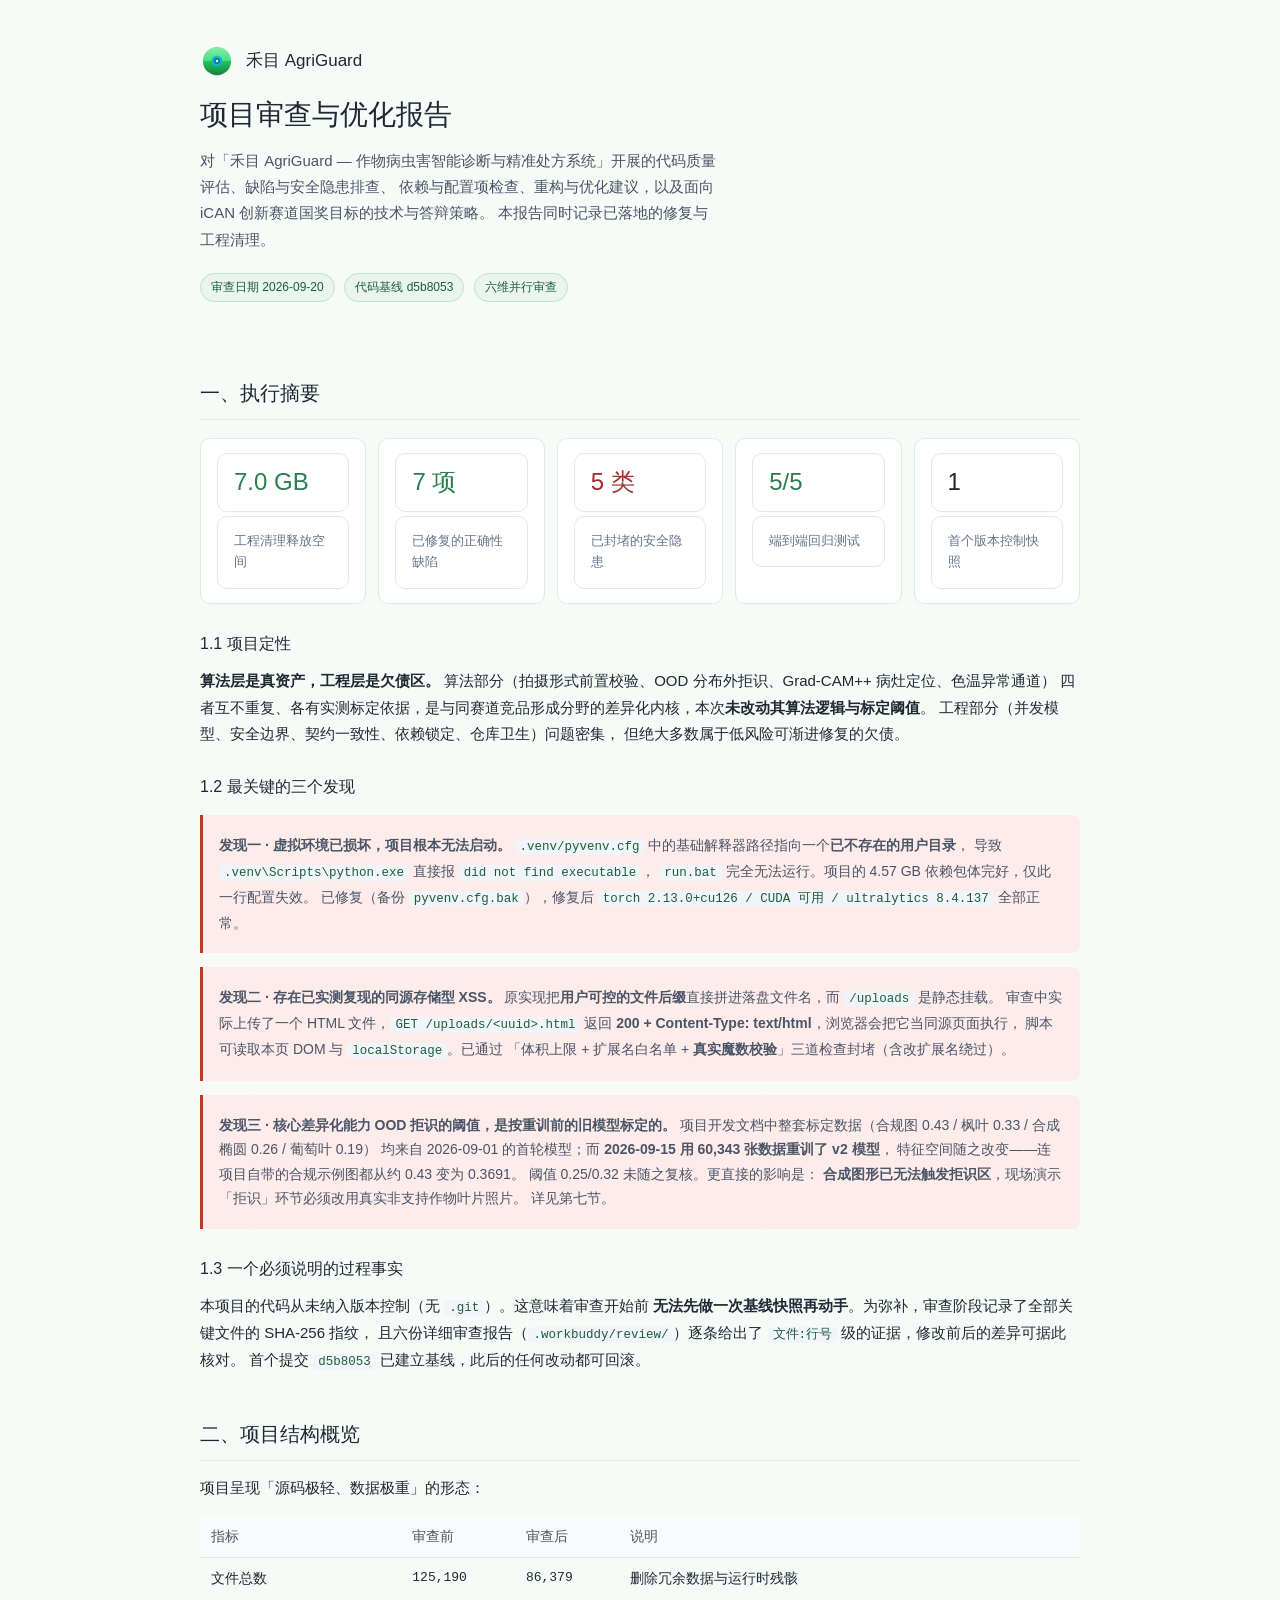
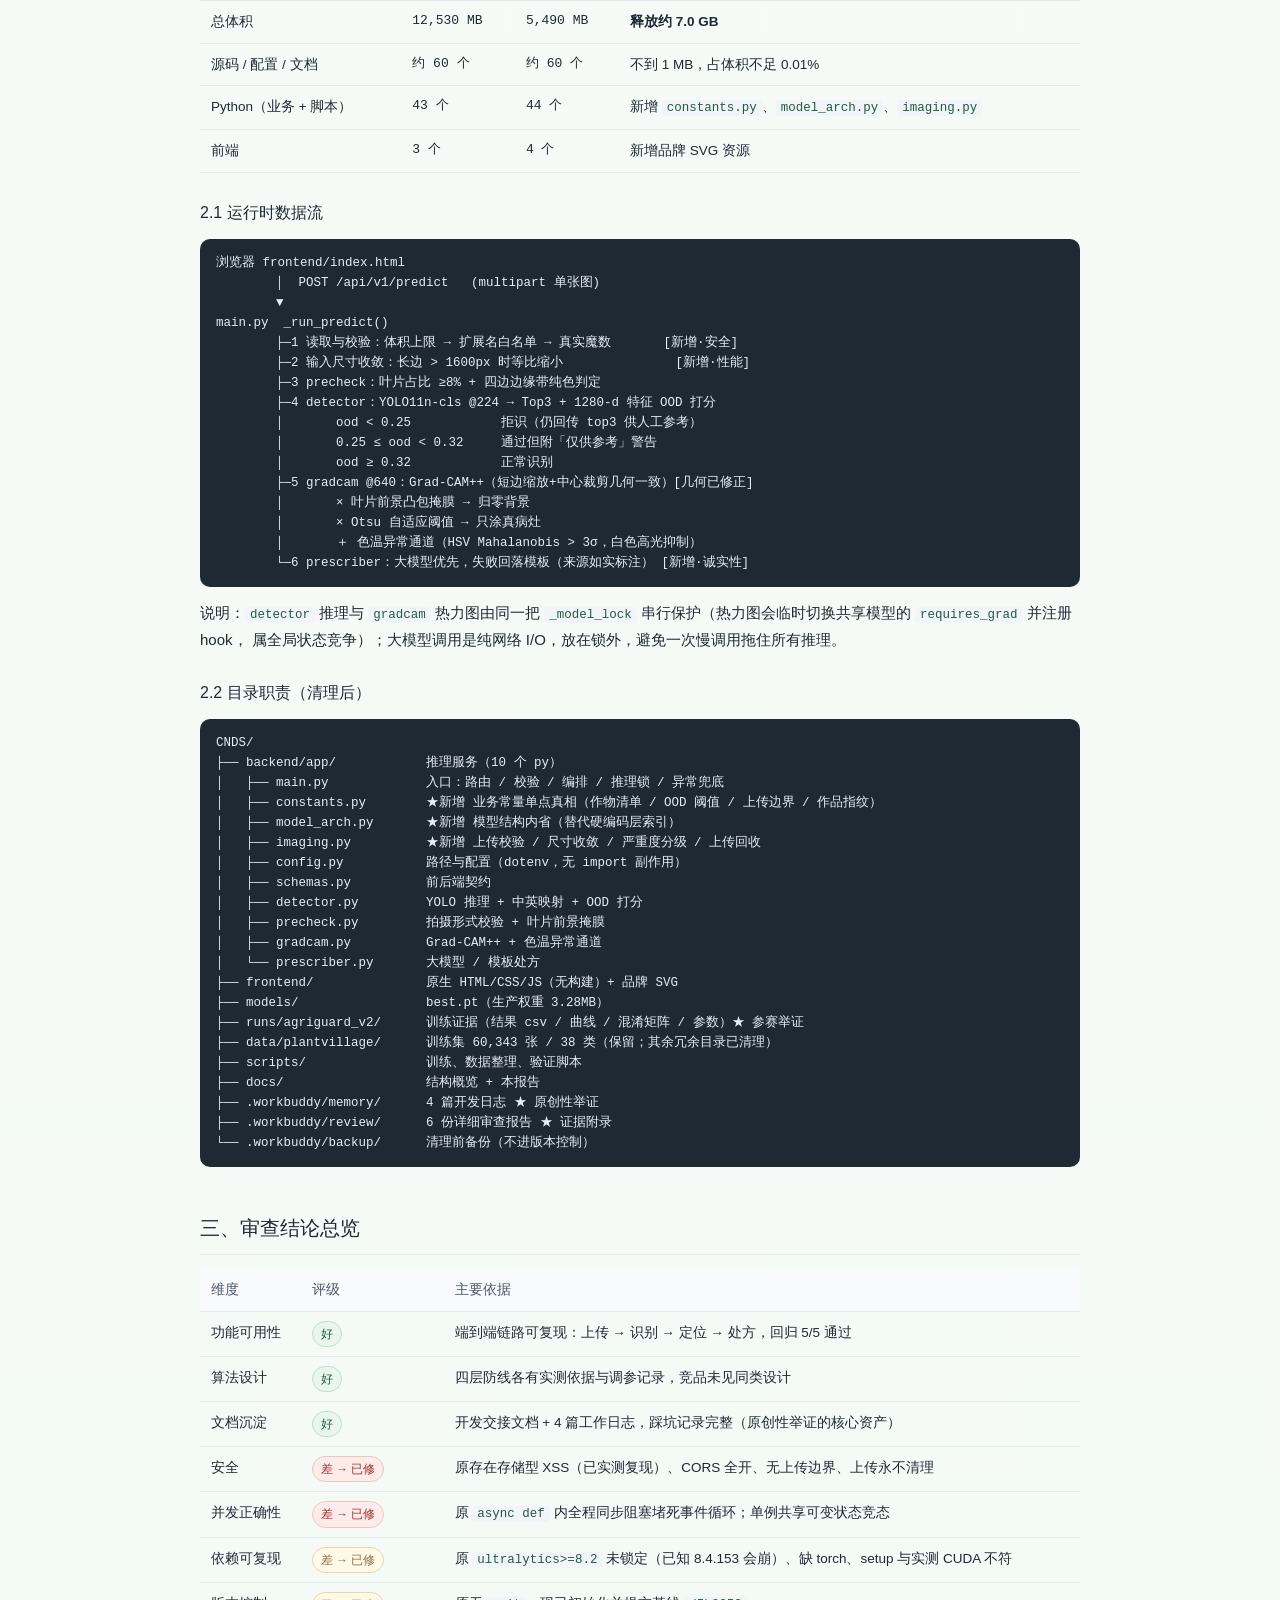
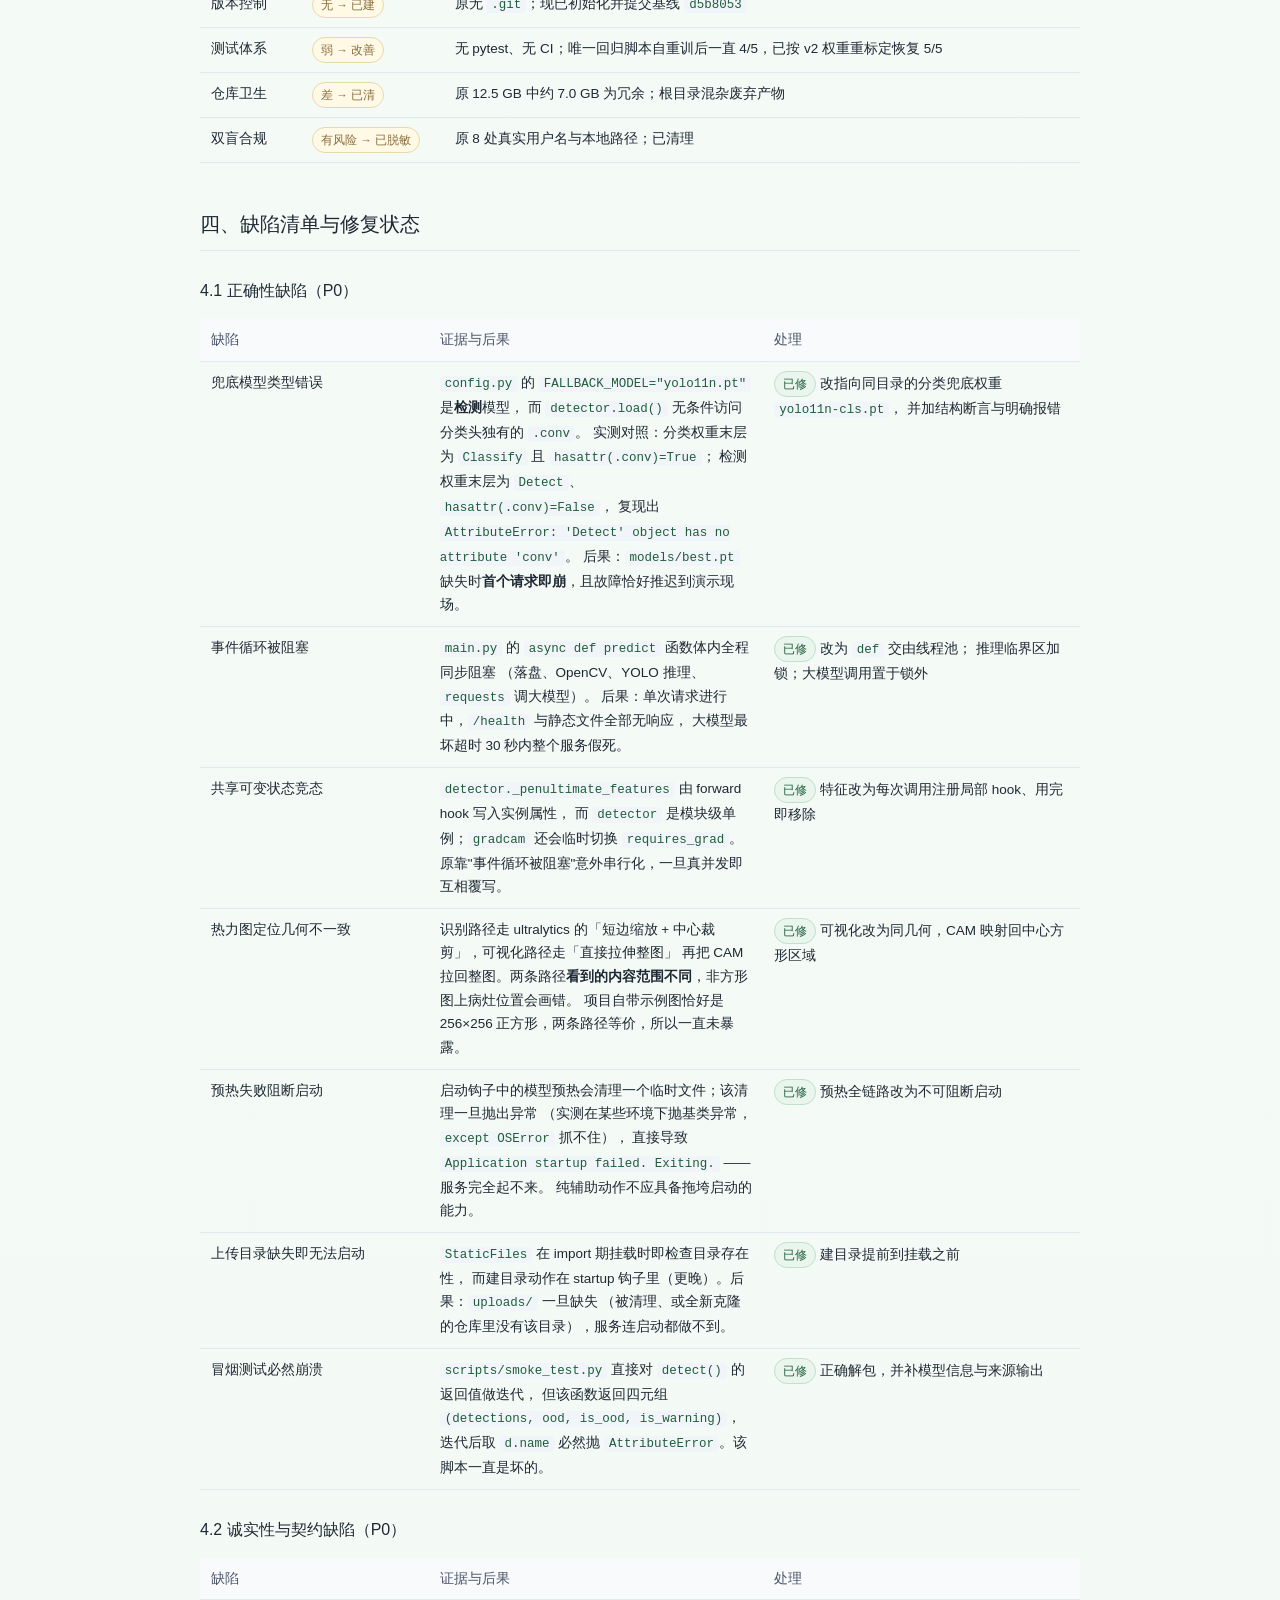
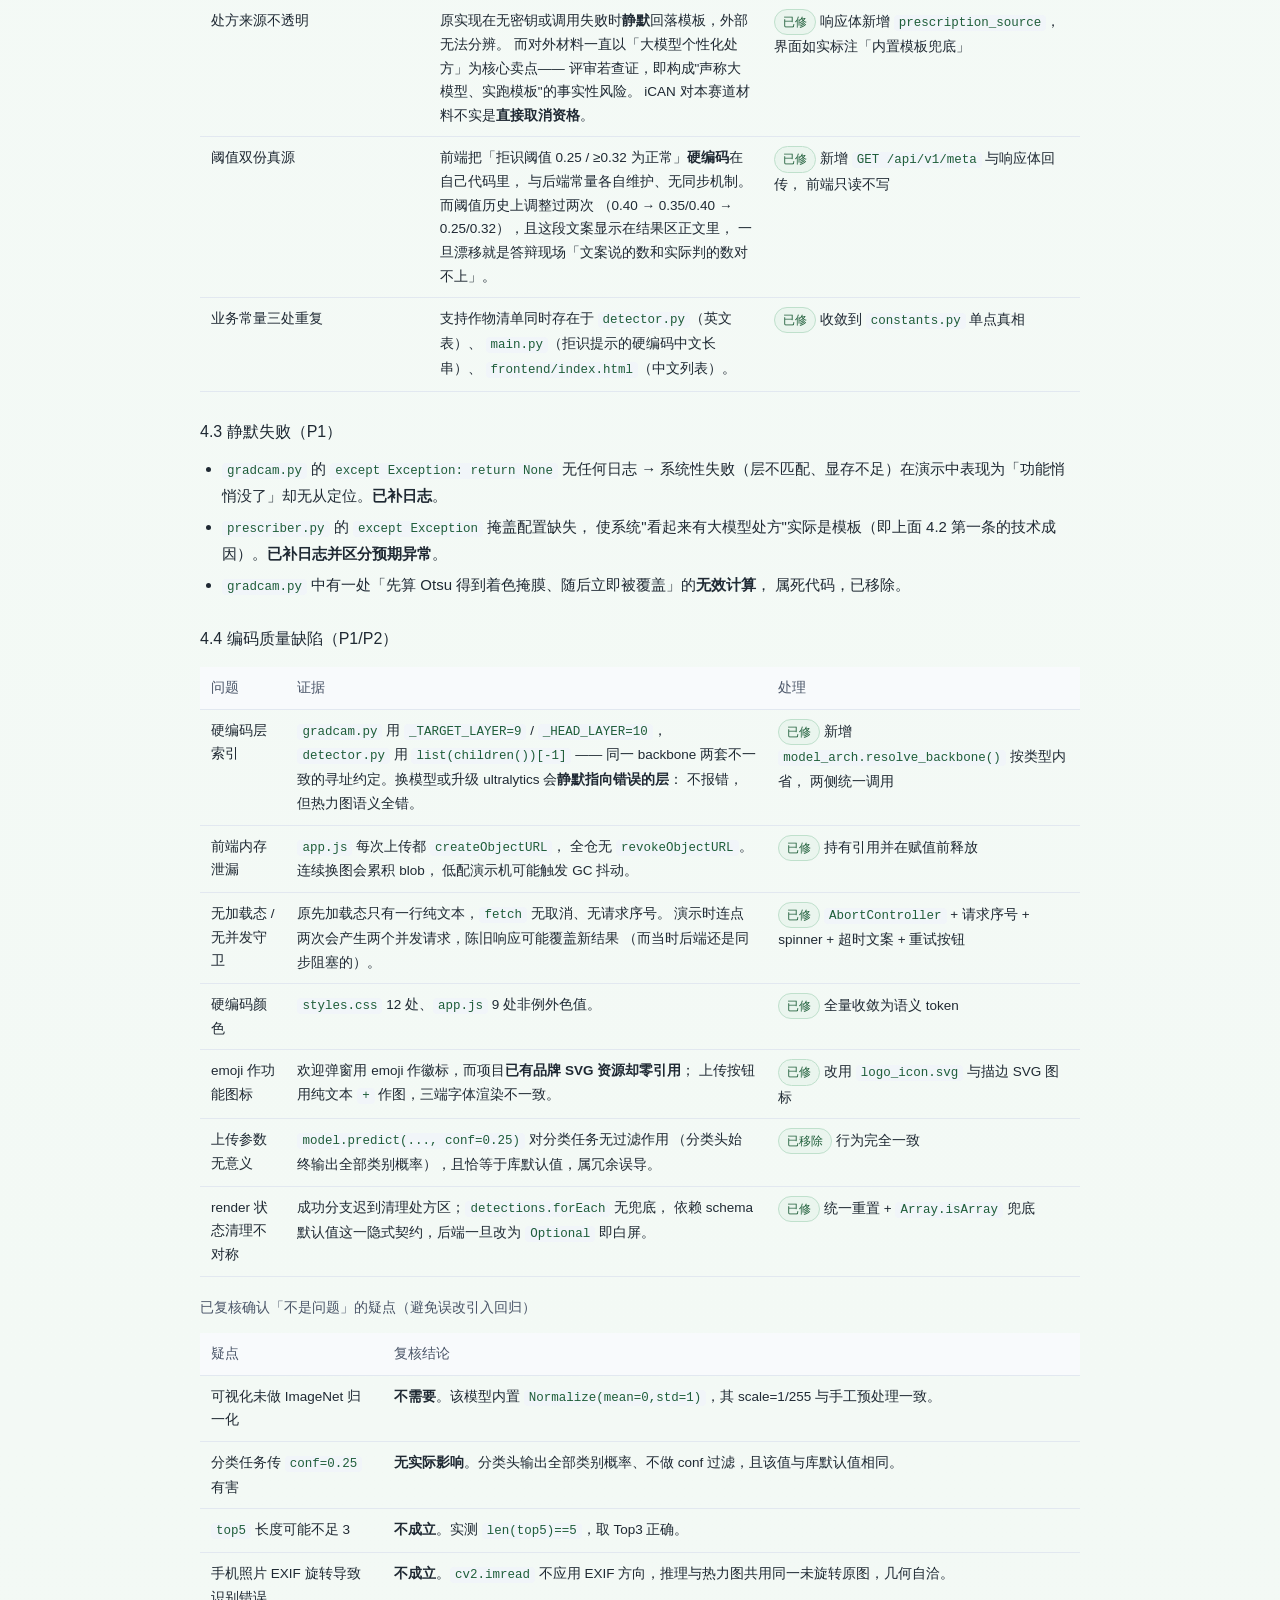
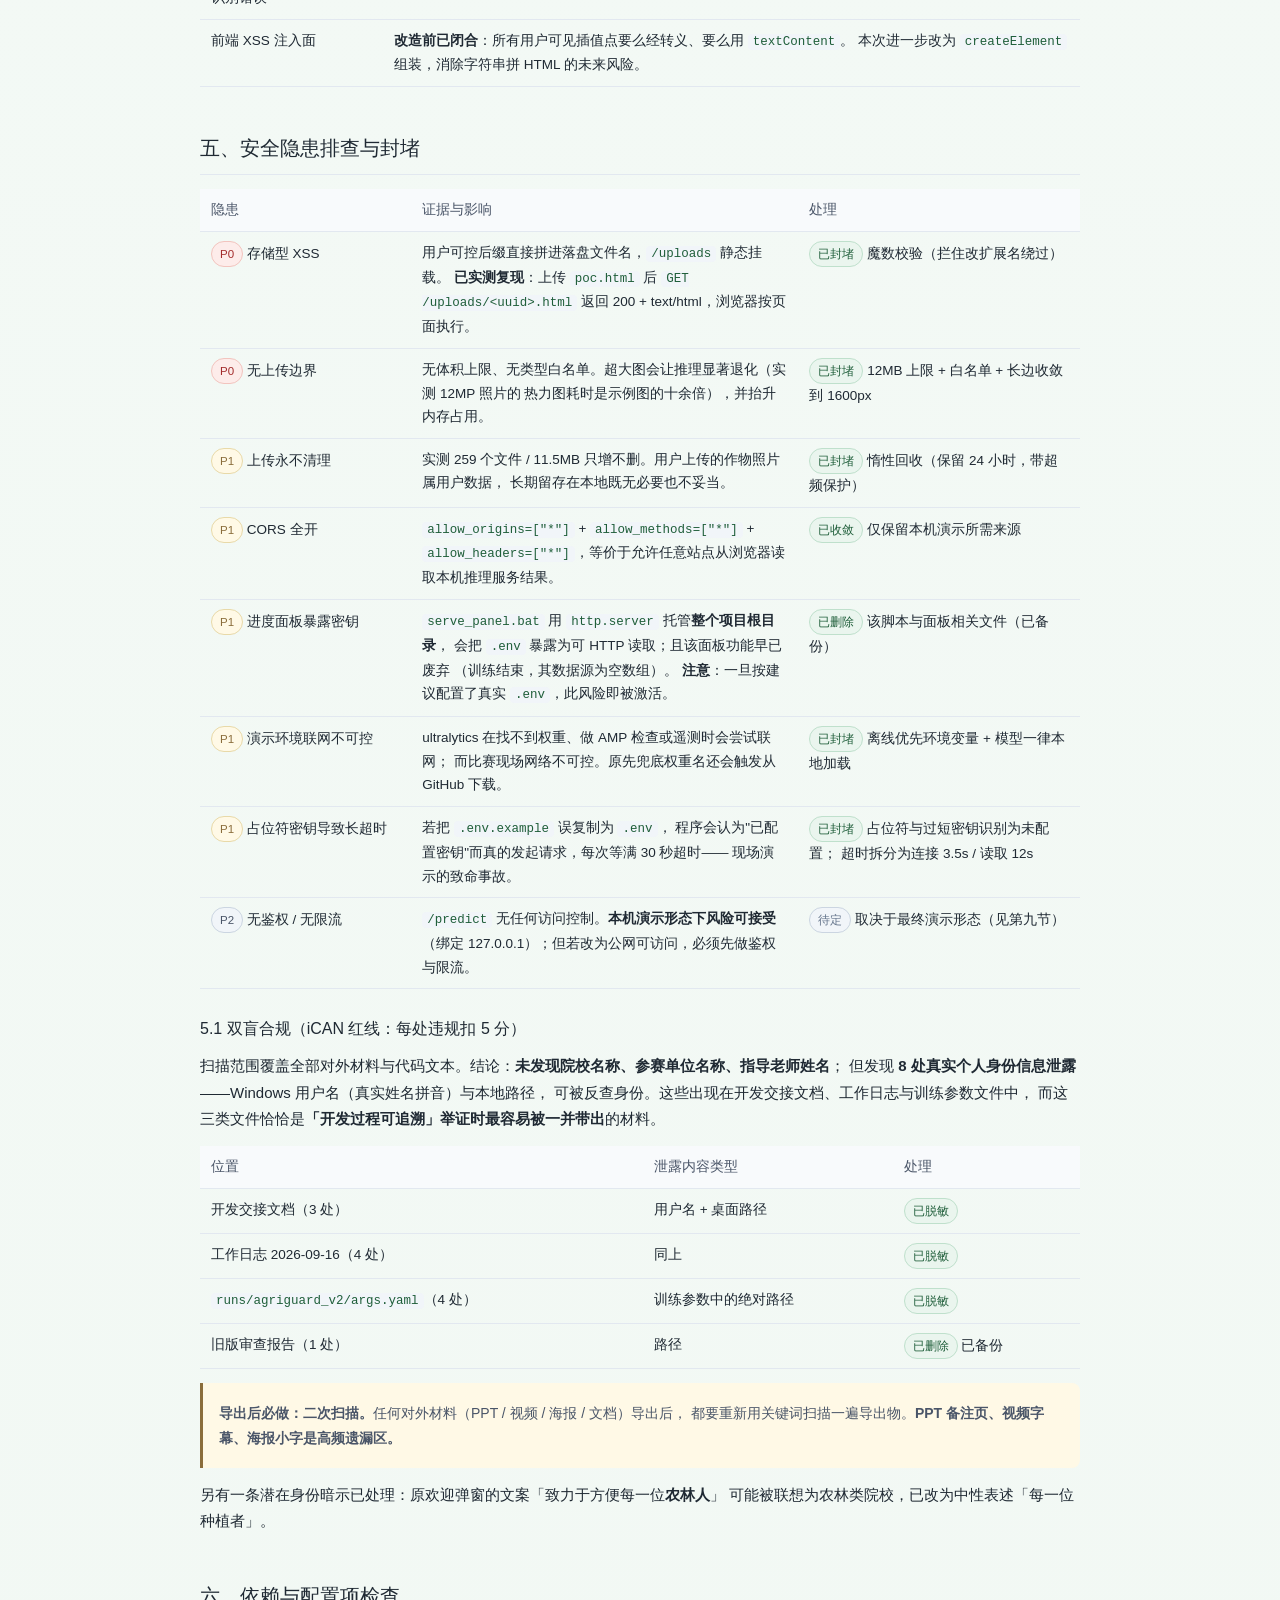
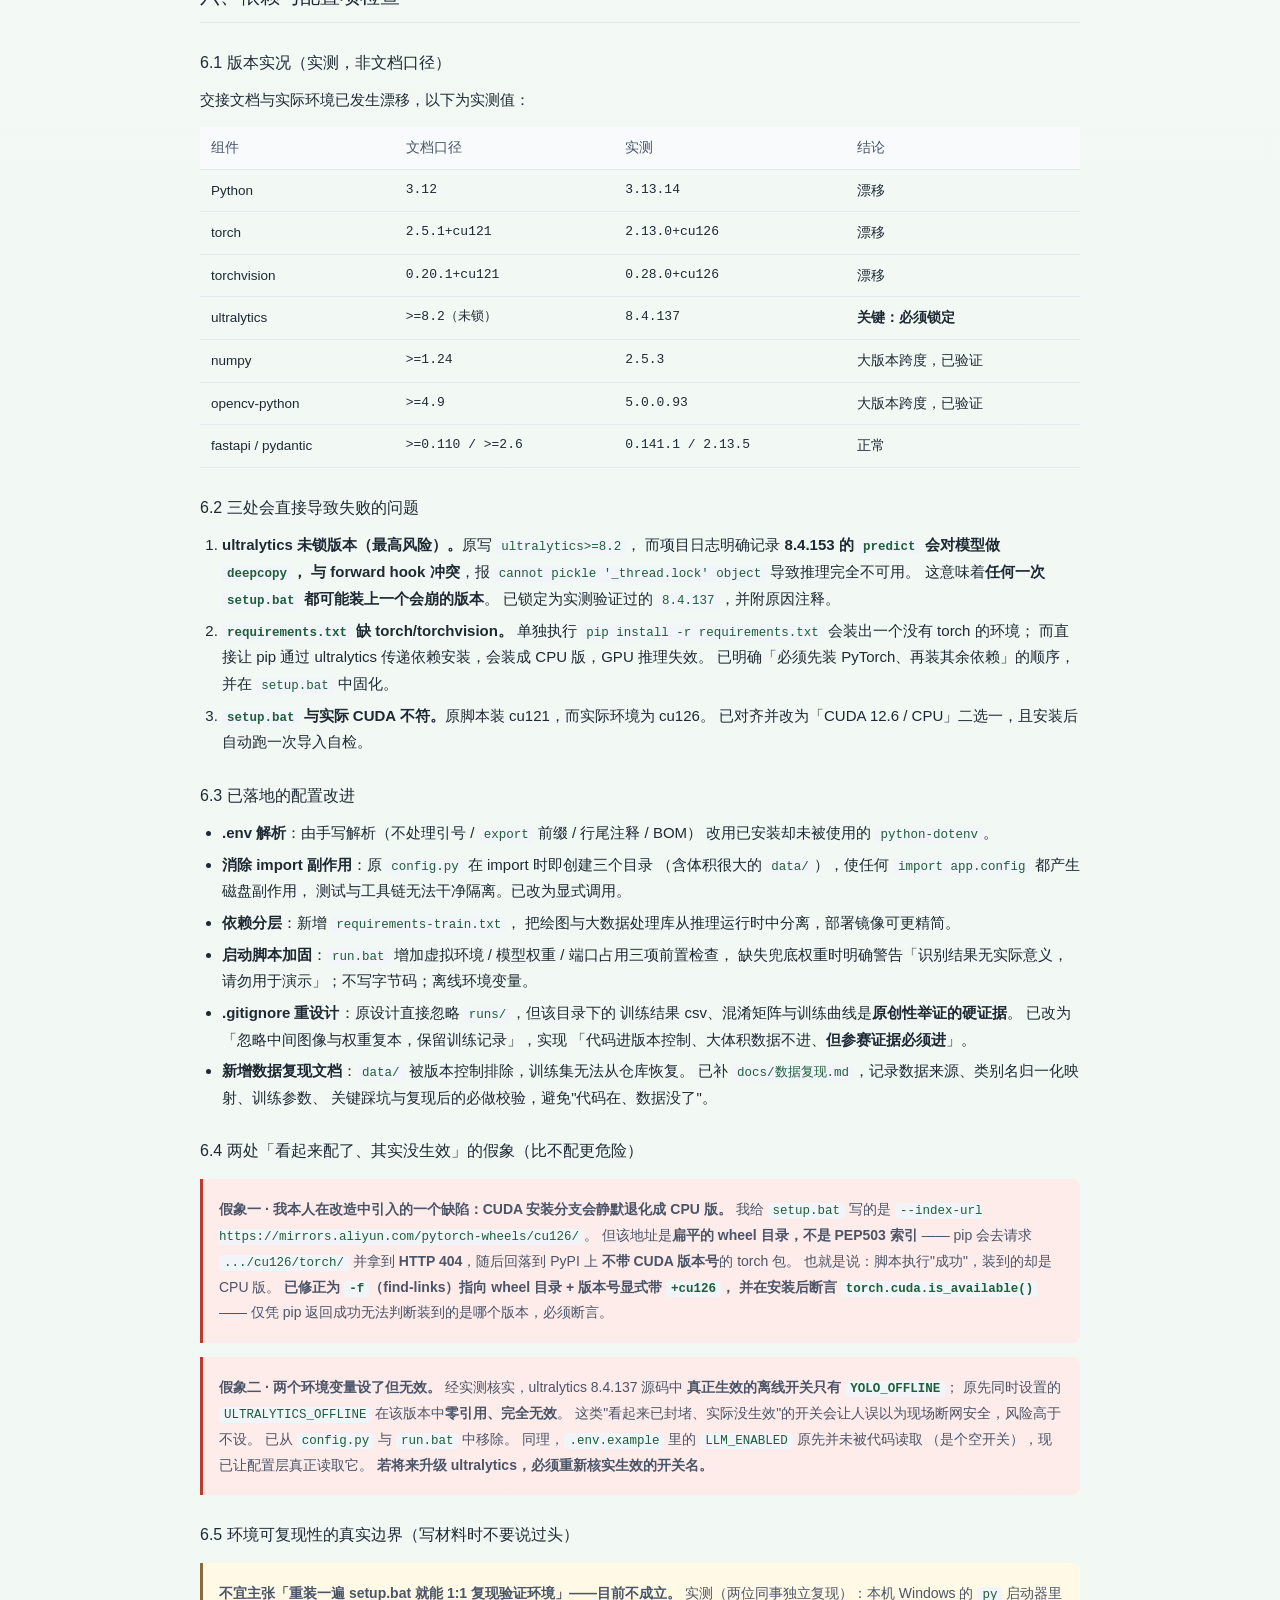
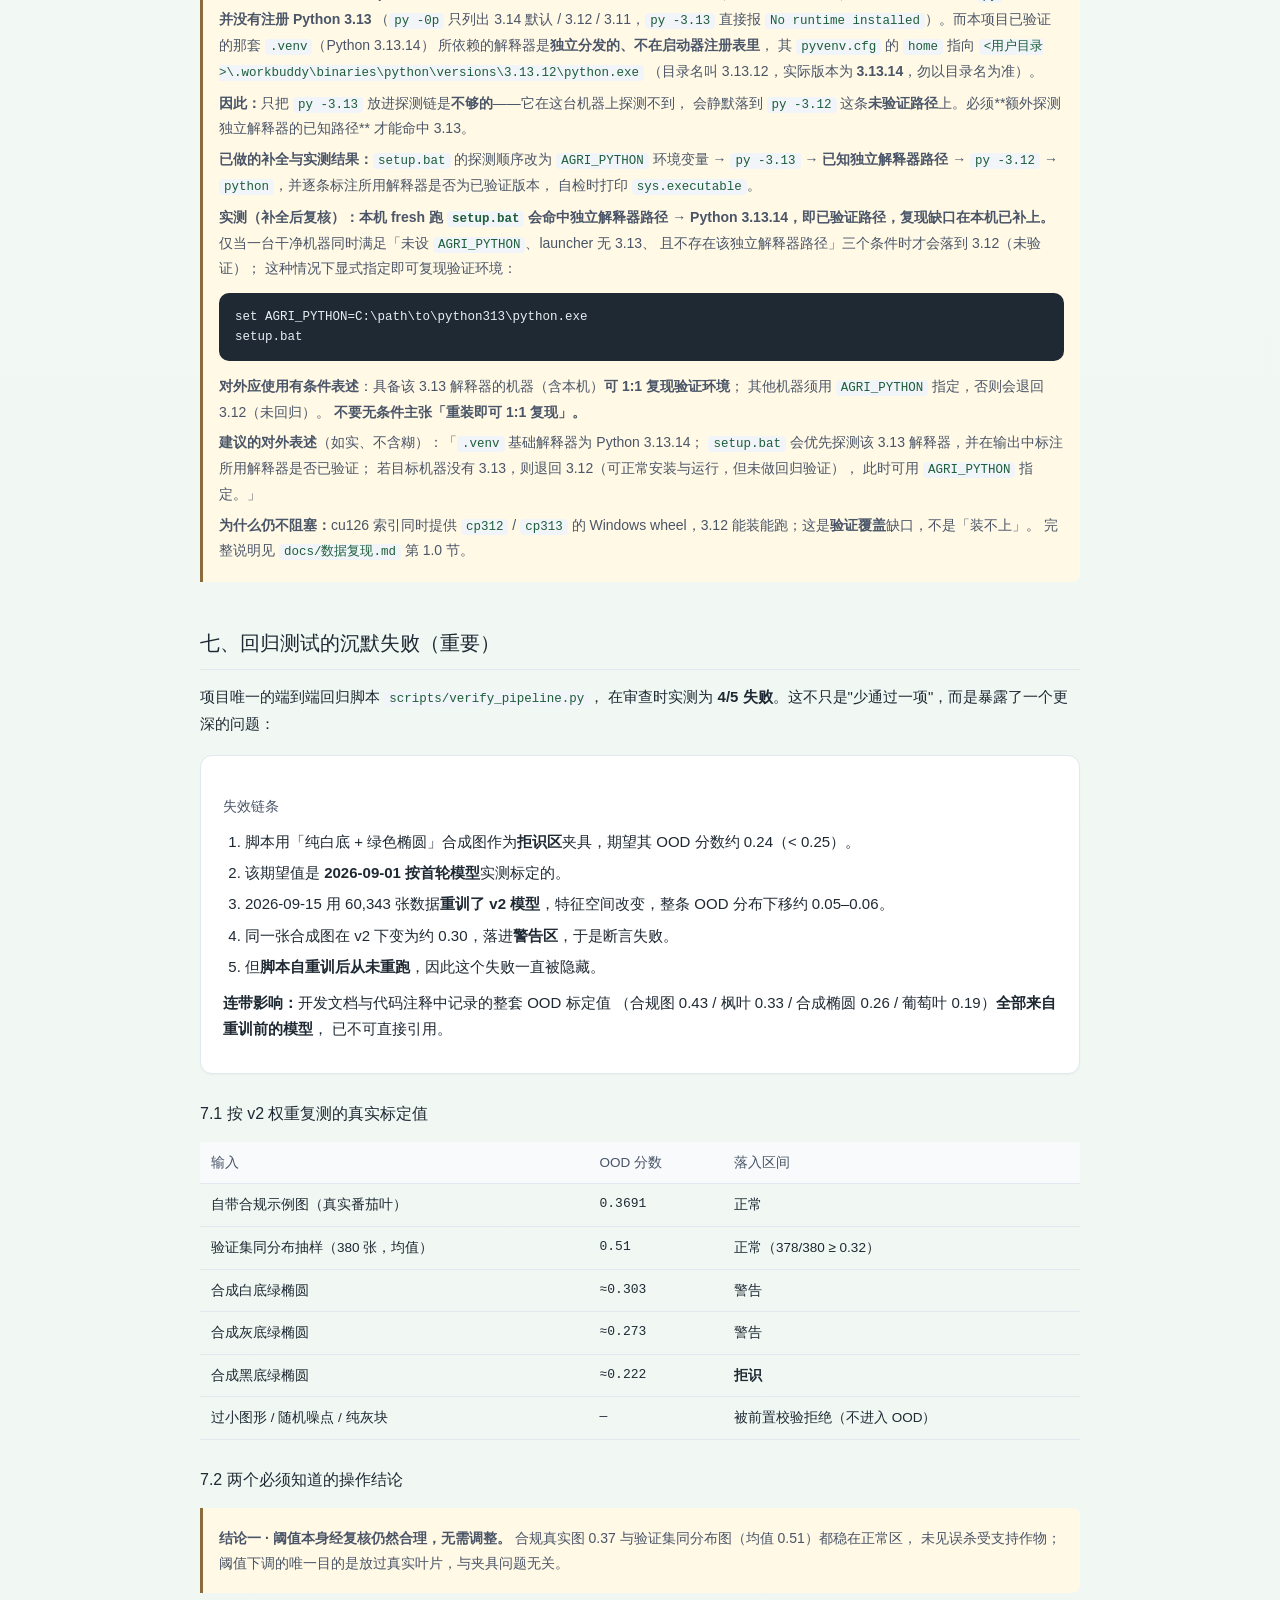
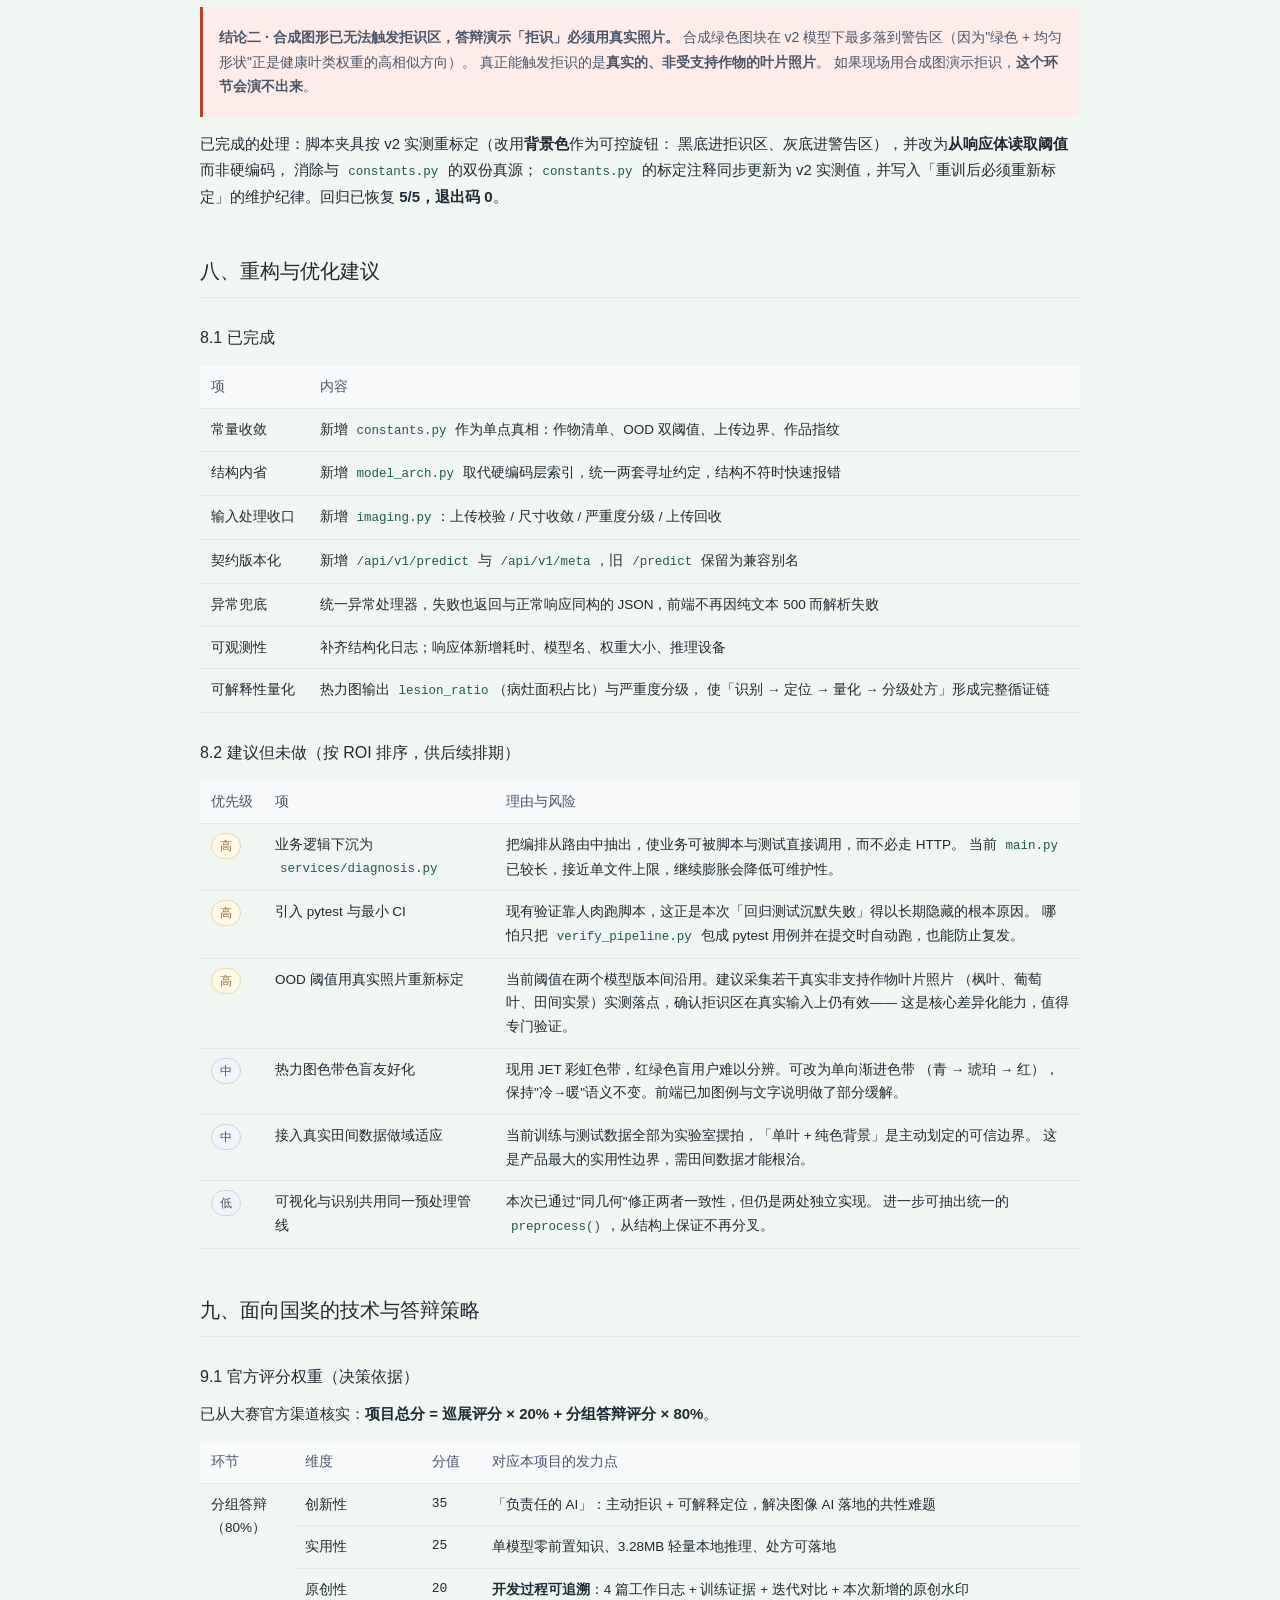
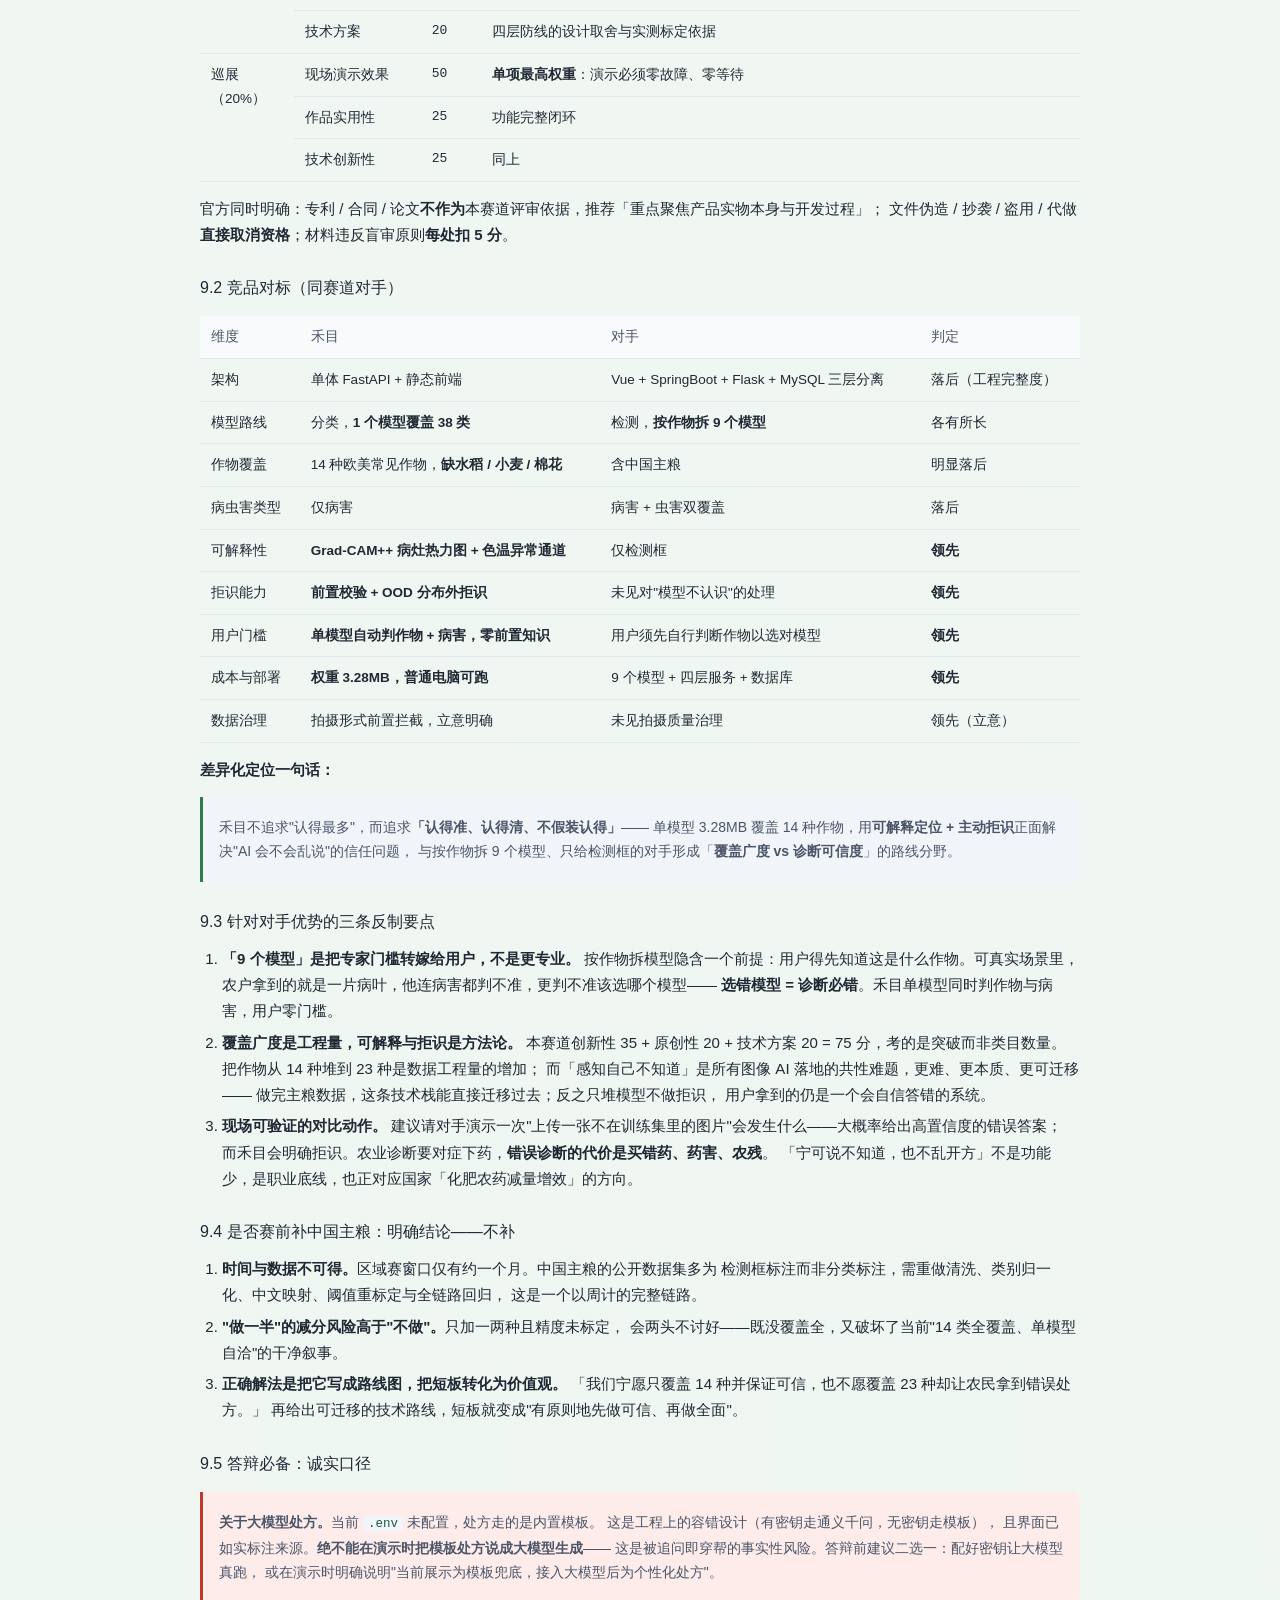
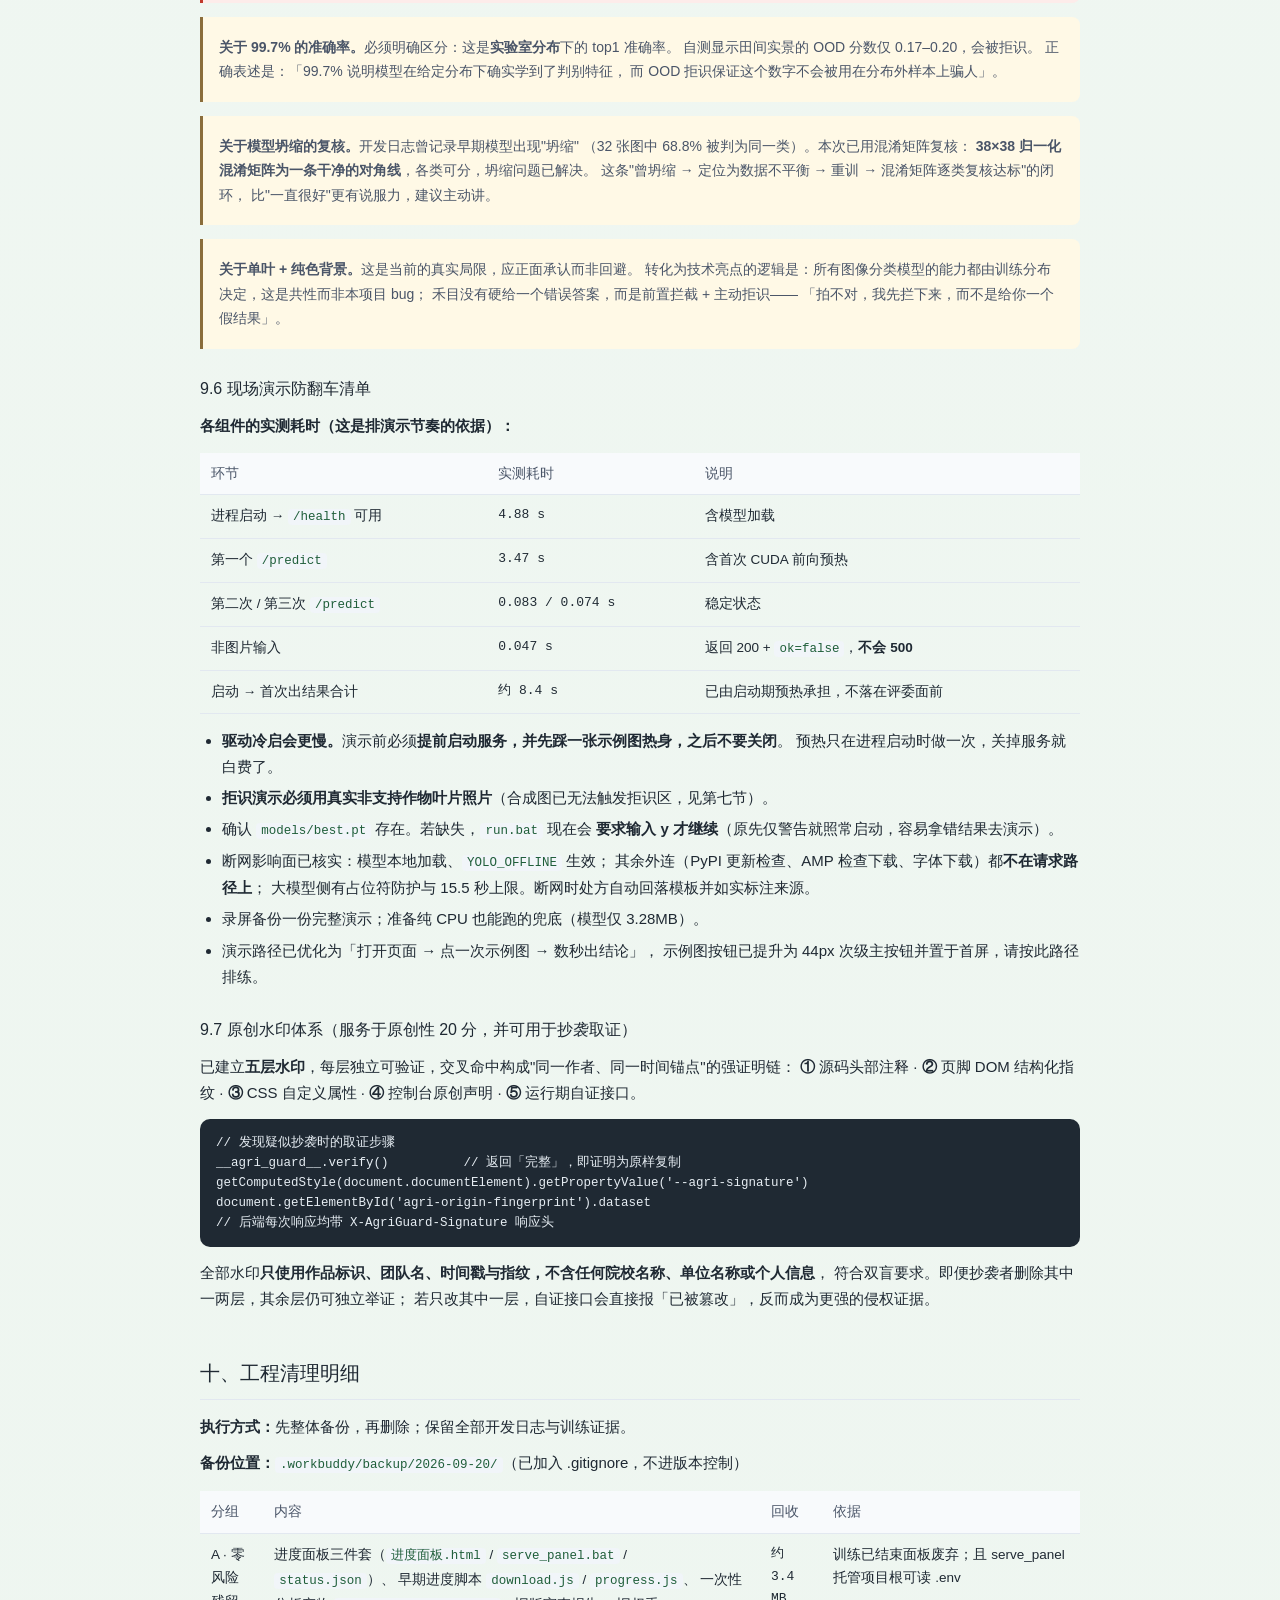
<file: docs/项目审查与优化报告.html>
<!DOCTYPE html>
<html lang="zh-CN">
<head>
<meta charset="UTF-8">
<title>禾目 AgriGuard · 项目审查与优化报告</title>
<meta name="viewport" content="width=device-width, initial-scale=1.0">
<style>
:root{
  --accent:#2E7D4F; --accent-dark:#1F5E3A; --accent-light:#EAF5EE; --accent-border:#BFE0CC;
  --teal:#0E7490; --teal-light:#E4F3F8;
  --text:#1F2933; --text-2:#4A5568; --text-3:#64748B;
  --line:#E2E8F0; --line-2:#CBD5E1;
  --surface:#FFFFFF; --surface-soft:#F8FAFC; --surface-ref:#F1F5F9;
  --danger:#C0392B; --danger-bg:#FDECEA; --danger-strong:#A32D2D;
  --warn:#8A6D3B; --warn-bg:#FFF9E6;
  --ok:#2E7D4F; --ok-bg:#EAF5EE;
  --radius:12px;
}
*{box-sizing:border-box}
body{
  margin:0; padding:0 0 60px;
  font-family:Inter,-apple-system,"PingFang SC","Microsoft YaHei",sans-serif;
  font-size:15px; line-height:1.75; color:var(--text);
  background:linear-gradient(180deg,#F6FBF8 0%,#EDF5EF 100%);
}
.wrap{width:min(920px,100%); margin:0 auto; padding:0 20px}
h1{font-size:28px;font-weight:500;line-height:1.35;margin:0}
h2{font-size:20px;font-weight:500;margin:44px 0 14px;padding-bottom:8px;border-bottom:1px solid var(--line)}
h3{font-size:16px;font-weight:500;margin:26px 0 10px}
h4{font-size:14px;font-weight:500;margin:18px 0 8px;color:var(--text-2)}
p{margin:10px 0}
ul,ol{margin:10px 0;padding-left:22px}
li{margin:5px 0}
code{font-family:"JetBrains Mono",Consolas,monospace;font-size:12.5px;background:var(--surface-ref);padding:1px 5px;border-radius:4px;color:var(--accent-dark)}
pre{background:#1F2933;color:#E6EDF3;padding:14px 16px;border-radius:10px;overflow-x:auto;font-size:12.5px;line-height:1.6}
pre code{background:none;color:inherit;padding:0}
header{padding:44px 0 20px}
.brand{display:flex;align-items:center;gap:12px;margin-bottom:18px}
.brand svg{display:block}
.brand-name{font-size:17px;font-weight:500}
.lead{color:var(--text-2);max-width:62ch;margin:14px 0 0}
.meta{margin-top:20px;font-size:13px;color:var(--text-3)}
.badge{display:inline-block;font-size:12px;padding:3px 10px;border-radius:999px;border:1px solid var(--accent-border);background:var(--accent-light);color:var(--accent-dark);margin-right:6px}
.card{background:var(--surface);border:1px solid var(--line);border-radius:var(--radius);padding:20px 22px;margin:18px 0;box-shadow:0 1px 2px rgba(31,41,51,.04)}
table{width:100%;border-collapse:collapse;margin:14px 0;font-size:13.5px}
th,td{text-align:left;padding:9px 11px;border-bottom:1px solid var(--line);vertical-align:top}
th{background:var(--surface-soft);font-weight:500;color:var(--text-2);white-space:nowrap}
tbody tr:hover{background:var(--surface-soft)}
.num{font-family:"JetBrains Mono",Consolas,monospace;font-variant-numeric:tabular-nums;font-size:13px}
.tag{display:inline-block;font-size:11.5px;padding:2px 8px;border-radius:999px;white-space:nowrap;font-weight:500}
.t-p0{background:var(--danger-bg);color:var(--danger-strong);border:1px solid #F2C4BE}
.t-p1{background:var(--warn-bg);color:var(--warn);border:1px solid #E8D9A8}
.t-p2{background:var(--surface-ref);color:var(--text-2);border:1px solid var(--line-2)}
.t-done{background:var(--ok-bg);color:var(--accent-dark);border:1px solid var(--accent-border)}
.t-open{background:var(--surface-ref);color:var(--text-3);border:1px solid var(--line-2)}
.kpi{display:grid;grid-template-columns:repeat(auto-fit,minmax(150px,1fr));gap:12px;margin:18px 0}
.kpi div{background:var(--surface);border:1px solid var(--line);border-radius:10px;padding:14px 16px}
.kpi .v{font-size:24px;font-weight:500;line-height:1.2;font-variant-numeric:tabular-nums}
.kpi .v.g{color:var(--accent)}
.kpi .v.r{color:var(--danger-strong)}
.kpi .l{font-size:12.5px;color:var(--text-3);margin-top:4px}
blockquote{margin:14px 0;padding:12px 16px;background:var(--surface-ref);border-left:3px solid var(--accent);border-radius:0 8px 8px 0;color:var(--text-2);font-size:14px}
blockquote.warn{background:var(--warn-bg);border-left-color:var(--warn)}
blockquote.danger{background:var(--danger-bg);border-left-color:var(--danger)}
blockquote p{margin:6px 0}
footer{margin-top:50px;padding-top:18px;border-top:1px solid var(--line);font-size:12.5px;color:var(--text-3);text-align:center}
.sr-only{position:absolute;width:1px;height:1px;overflow:hidden;clip:rect(0 0 0 0);white-space:nowrap}
</style>
</head>
<body>
<div class="wrap">

<header>
  <div class="brand">
    <svg width="34" height="34" viewBox="0 0 128 128" aria-hidden="true">
      <defs>
        <linearGradient id="rp-top" x1="0" y1="0" x2="0" y2="1"><stop offset="0" stop-color="#86EFAC"/><stop offset="1" stop-color="#4ADE80"/></linearGradient>
        <linearGradient id="rp-bot" x1="0" y1="0" x2="0" y2="1"><stop offset="0" stop-color="#22C55E"/><stop offset="1" stop-color="#15803D"/></linearGradient>
      </defs>
      <path d="M11 64 C 11 22, 50 10, 64 10 C 78 10, 117 22, 117 64 L 64 64 Z" fill="url(#rp-top)"/>
      <path d="M11 64 C 11 106, 50 118, 64 118 C 78 118, 117 106, 117 64 L 64 64 Z" fill="url(#rp-bot)"/>
      <circle cx="64" cy="64" r="20" fill="#06B6D4"/><circle cx="64" cy="64" r="11" fill="#0E7490"/><circle cx="64" cy="64" r="4.5" fill="#FFF"/>
    </svg>
    <span class="brand-name">禾目 AgriGuard</span>
  </div>
  <h1>项目审查与优化报告</h1>
  <p class="lead">
    对「禾目 AgriGuard — 作物病虫害智能诊断与精准处方系统」开展的代码质量评估、缺陷与安全隐患排查、
    依赖与配置项检查、重构与优化建议，以及面向 iCAN 创新赛道国奖目标的技术与答辩策略。
    本报告同时记录已落地的修复与工程清理。
  </p>
  <p class="meta">
    <span class="badge">审查日期 2026-09-20</span>
    <span class="badge">代码基线 d5b8053</span>
    <span class="badge">六维并行审查</span>
  </p>
</header>

<!-- ============================================================ -->
<h2>一、执行摘要</h2>

<div class="kpi">
  <div><div class="v g">7.0 GB</div><div class="l">工程清理释放空间</div></div>
  <div><div class="v g">7 项</div><div class="l">已修复的正确性缺陷</div></div>
  <div><div class="v r">5 类</div><div class="l">已封堵的安全隐患</div></div>
  <div><div class="v g">5/5</div><div class="l">端到端回归测试</div></div>
  <div><div class="v">1</div><div class="l">首个版本控制快照</div></div>
</div>

<h3>1.1 项目定性</h3>
<p>
  <b>算法层是真资产，工程层是欠债区。</b>
  算法部分（拍摄形式前置校验、OOD 分布外拒识、Grad-CAM++ 病灶定位、色温异常通道）
  四者互不重复、各有实测标定依据，是与同赛道竞品形成分野的差异化内核，本次<b>未改动其算法逻辑与标定阈值</b>。
  工程部分（并发模型、安全边界、契约一致性、依赖锁定、仓库卫生）问题密集，
  但绝大多数属于低风险可渐进修复的欠债。
</p>

<h3>1.2 最关键的三个发现</h3>

<blockquote class="danger">
  <p><b>发现一 · 虚拟环境已损坏，项目根本无法启动。</b>
  <code>.venv/pyvenv.cfg</code> 中的基础解释器路径指向一个<b>已不存在的用户目录</b>，
  导致 <code>.venv\Scripts\python.exe</code> 直接报 <code>did not find executable</code>，
  <code>run.bat</code> 完全无法运行。项目的 4.57 GB 依赖包体完好，仅此一行配置失效。
  已修复（备份 <code>pyvenv.cfg.bak</code>），修复后
  <code>torch 2.13.0+cu126 / CUDA 可用 / ultralytics 8.4.137</code> 全部正常。</p>
</blockquote>

<blockquote class="danger">
  <p><b>发现二 · 存在已实测复现的同源存储型 XSS。</b>
  原实现把<b>用户可控的文件后缀</b>直接拼进落盘文件名，而 <code>/uploads</code> 是静态挂载。
  审查中实际上传了一个 HTML 文件，<code>GET /uploads/&lt;uuid&gt;.html</code>
  返回 <b>200 + Content-Type: text/html</b>，浏览器会把它当同源页面执行，
  脚本可读取本页 DOM 与 <code>localStorage</code>。已通过
  「体积上限 + 扩展名白名单 + <b>真实魔数校验</b>」三道检查封堵（含改扩展名绕过）。</p>
</blockquote>

<blockquote class="danger">
  <p><b>发现三 · 核心差异化能力 OOD 拒识的阈值，是按重训前的旧模型标定的。</b>
  项目开发文档中整套标定数据（合规图 0.43 / 枫叶 0.33 / 合成椭圆 0.26 / 葡萄叶 0.19）
  均来自 2026-09-01 的首轮模型；而 <b>2026-09-15 用 60,343 张数据重训了 v2 模型</b>，
  特征空间随之改变——连项目自带的合规示例图都从约 0.43 变为 0.3691。
  阈值 0.25/0.32 未随之复核。更直接的影响是：
  <b>合成图形已无法触发拒识区</b>，现场演示「拒识」环节必须改用真实非支持作物叶片照片。
  详见第七节。</p>
</blockquote>

<h3>1.3 一个必须说明的过程事实</h3>
<p>
  本项目的代码从未纳入版本控制（无 <code>.git</code>）。这意味着审查开始前
  <b>无法先做一次基线快照再动手</b>。为弥补，审查阶段记录了全部关键文件的 SHA-256 指纹，
  且六份详细审查报告（<code>.workbuddy/review/</code>）逐条给出了
  <code>文件:行号</code> 级的证据，修改前后的差异可据此核对。
  首个提交 <code>d5b8053</code> 已建立基线，此后的任何改动都可回滚。
</p>

<!-- ============================================================ -->
<h2>二、项目结构概览</h2>

<p>项目呈现「源码极轻、数据极重」的形态：</p>

<table>
  <thead><tr><th>指标</th><th>审查前</th><th>审查后</th><th>说明</th></tr></thead>
  <tbody>
    <tr><td>文件总数</td><td class="num">125,190</td><td class="num">86,379</td><td>删除冗余数据与运行时残骸</td></tr>
    <tr><td>总体积</td><td class="num">12,530 MB</td><td class="num">5,490 MB</td><td><b>释放约 7.0 GB</b></td></tr>
    <tr><td>源码 / 配置 / 文档</td><td class="num">约 60 个</td><td class="num">约 60 个</td><td>不到 1 MB，占体积不足 0.01%</td></tr>
    <tr><td>Python（业务 + 脚本）</td><td class="num">43 个</td><td class="num">44 个</td><td>新增 <code>constants.py</code>、<code>model_arch.py</code>、<code>imaging.py</code></td></tr>
    <tr><td>前端</td><td class="num">3 个</td><td class="num">4 个</td><td>新增品牌 SVG 资源</td></tr>
  </tbody>
</table>

<h3>2.1 运行时数据流</h3>
<pre><code>浏览器 frontend/index.html
        │  POST /api/v1/predict   (multipart 单张图)
        ▼
main.py  _run_predict()
        ├─1 读取与校验：体积上限 → 扩展名白名单 → 真实魔数       [新增·安全]
        ├─2 输入尺寸收敛：长边 > 1600px 时等比缩小               [新增·性能]
        ├─3 precheck：叶片占比 ≥8% + 四边边缘带纯色判定
        ├─4 detector：YOLO11n-cls @224 → Top3 + 1280-d 特征 OOD 打分
        │       ood < 0.25            拒识（仍回传 top3 供人工参考）
        │       0.25 ≤ ood < 0.32     通过但附「仅供参考」警告
        │       ood ≥ 0.32            正常识别
        ├─5 gradcam @640：Grad-CAM++（短边缩放+中心裁剪几何一致）[几何已修正]
        │       × 叶片前景凸包掩膜 → 归零背景
        │       × Otsu 自适应阈值 → 只涂真病灶
        │       ＋ 色温异常通道（HSV Mahalanobis > 3σ，白色高光抑制）
        └─6 prescriber：大模型优先，失败回落模板（来源如实标注） [新增·诚实性]</code></pre>
<p>
  说明：<code>detector</code> 推理与 <code>gradcam</code> 热力图由同一把 <code>_model_lock</code>
  串行保护（热力图会临时切换共享模型的 <code>requires_grad</code> 并注册 hook，
  属全局状态竞争）；大模型调用是纯网络 I/O，放在锁外，避免一次慢调用拖住所有推理。
</p>

<h3>2.2 目录职责（清理后）</h3>
<pre><code>CNDS/
├── backend/app/            推理服务（10 个 py）
│   ├── main.py             入口：路由 / 校验 / 编排 / 推理锁 / 异常兜底
│   ├── constants.py        ★新增 业务常量单点真相（作物清单 / OOD 阈值 / 上传边界 / 作品指纹）
│   ├── model_arch.py       ★新增 模型结构内省（替代硬编码层索引）
│   ├── imaging.py          ★新增 上传校验 / 尺寸收敛 / 严重度分级 / 上传回收
│   ├── config.py           路径与配置（dotenv，无 import 副作用）
│   ├── schemas.py          前后端契约
│   ├── detector.py         YOLO 推理 + 中英映射 + OOD 打分
│   ├── precheck.py         拍摄形式校验 + 叶片前景掩膜
│   ├── gradcam.py          Grad-CAM++ + 色温异常通道
│   └── prescriber.py       大模型 / 模板处方
├── frontend/               原生 HTML/CSS/JS（无构建）+ 品牌 SVG
├── models/                 best.pt（生产权重 3.28MB）
├── runs/agriguard_v2/      训练证据（结果 csv / 曲线 / 混淆矩阵 / 参数）★ 参赛举证
├── data/plantvillage/      训练集 60,343 张 / 38 类（保留；其余冗余目录已清理）
├── scripts/                训练、数据整理、验证脚本
├── docs/                   结构概览 + 本报告
├── .workbuddy/memory/      4 篇开发日志 ★ 原创性举证
├── .workbuddy/review/      6 份详细审查报告 ★ 证据附录
└── .workbuddy/backup/      清理前备份（不进版本控制）</code></pre>

<!-- ============================================================ -->
<h2>三、审查结论总览</h2>

<table>
  <thead><tr><th>维度</th><th>评级</th><th>主要依据</th></tr></thead>
  <tbody>
    <tr><td>功能可用性</td><td><span class="tag t-done">好</span></td><td>端到端链路可复现：上传 → 识别 → 定位 → 处方，回归 5/5 通过</td></tr>
    <tr><td>算法设计</td><td><span class="tag t-done">好</span></td><td>四层防线各有实测依据与调参记录，竞品未见同类设计</td></tr>
    <tr><td>文档沉淀</td><td><span class="tag t-done">好</span></td><td>开发交接文档 + 4 篇工作日志，踩坑记录完整（原创性举证的核心资产）</td></tr>
    <tr><td>安全</td><td><span class="tag t-p0">差 → 已修</span></td><td>原存在存储型 XSS（已实测复现）、CORS 全开、无上传边界、上传永不清理</td></tr>
    <tr><td>并发正确性</td><td><span class="tag t-p0">差 → 已修</span></td><td>原 <code>async def</code> 内全程同步阻塞堵死事件循环；单例共享可变状态竞态</td></tr>
    <tr><td>依赖可复现</td><td><span class="tag t-p1">差 → 已修</span></td><td>原 <code>ultralytics&gt;=8.2</code> 未锁定（已知 8.4.153 会崩）、缺 torch、setup 与实测 CUDA 不符</td></tr>
    <tr><td>版本控制</td><td><span class="tag t-p1">无 → 已建</span></td><td>原无 <code>.git</code>；现已初始化并提交基线 <code>d5b8053</code></td></tr>
    <tr><td>测试体系</td><td><span class="tag t-p1">弱 → 改善</span></td><td>无 pytest、无 CI；唯一回归脚本自重训后一直 4/5，已按 v2 权重重标定恢复 5/5</td></tr>
    <tr><td>仓库卫生</td><td><span class="tag t-p1">差 → 已清</span></td><td>原 12.5 GB 中约 7.0 GB 为冗余；根目录混杂废弃产物</td></tr>
    <tr><td>双盲合规</td><td><span class="tag t-p1">有风险 → 已脱敏</span></td><td>原 8 处真实用户名与本地路径；已清理</td></tr>
  </tbody>
</table>

<!-- ============================================================ -->
<h2>四、缺陷清单与修复状态</h2>

<h3>4.1 正确性缺陷（P0）</h3>

<table>
  <thead><tr><th style="width:26%">缺陷</th><th style="width:38%">证据与后果</th><th>处理</th></tr></thead>
  <tbody>
    <tr>
      <td>兜底模型类型错误</td>
      <td><code>config.py</code> 的 <code>FALLBACK_MODEL="yolo11n.pt"</code> 是<b>检测</b>模型，
          而 <code>detector.load()</code> 无条件访问分类头独有的 <code>.conv</code>。
          实测对照：分类权重末层为 <code>Classify</code> 且 <code>hasattr(.conv)=True</code>；
          检测权重末层为 <code>Detect</code>、<code>hasattr(.conv)=False</code>，
          复现出 <code>AttributeError: 'Detect' object has no attribute 'conv'</code>。
          后果：<code>models/best.pt</code> 缺失时<b>首个请求即崩</b>，且故障恰好推迟到演示现场。</td>
      <td><span class="tag t-done">已修</span> 改指向同目录的分类兜底权重 <code>yolo11n-cls.pt</code>，
          并加结构断言与明确报错</td>
    </tr>
    <tr>
      <td>事件循环被阻塞</td>
      <td><code>main.py</code> 的 <code>async def predict</code> 函数体内全程同步阻塞
          （落盘、OpenCV、YOLO 推理、<code>requests</code> 调大模型）。
          后果：单次请求进行中，<code>/health</code> 与静态文件全部无响应，
          大模型最坏超时 30 秒内整个服务假死。</td>
      <td><span class="tag t-done">已修</span> 改为 <code>def</code> 交由线程池；
          推理临界区加锁；大模型调用置于锁外</td>
    </tr>
    <tr>
      <td>共享可变状态竞态</td>
      <td><code>detector._penultimate_features</code> 由 forward hook 写入实例属性，
          而 <code>detector</code> 是模块级单例；<code>gradcam</code> 还会临时切换
          <code>requires_grad</code>。原靠"事件循环被阻塞"意外串行化，一旦真并发即互相覆写。</td>
      <td><span class="tag t-done">已修</span> 特征改为每次调用注册局部 hook、用完即移除</td>
    </tr>
    <tr>
      <td>热力图定位几何不一致</td>
      <td>识别路径走 ultralytics 的「短边缩放 + 中心裁剪」，可视化路径走「直接拉伸整图」
          再把 CAM 拉回整图。两条路径<b>看到的内容范围不同</b>，非方形图上病灶位置会画错。
          项目自带示例图恰好是 256×256 正方形，两条路径等价，所以一直未暴露。</td>
      <td><span class="tag t-done">已修</span> 可视化改为同几何，CAM 映射回中心方形区域</td>
    </tr>
    <tr>
      <td>预热失败阻断启动</td>
      <td>启动钩子中的模型预热会清理一个临时文件；该清理一旦抛出异常
          （实测在某些环境下抛基类异常，<code>except OSError</code> 抓不住），
          直接导致 <code>Application startup failed. Exiting.</code> —— 服务完全起不来。
          纯辅助动作不应具备拖垮启动的能力。</td>
      <td><span class="tag t-done">已修</span> 预热全链路改为不可阻断启动</td>
    </tr>
    <tr>
      <td>上传目录缺失即无法启动</td>
      <td><code>StaticFiles</code> 在 import 期挂载时即检查目录存在性，
          而建目录动作在 startup 钩子里（更晚）。后果：<code>uploads/</code> 一旦缺失
          （被清理、或全新克隆的仓库里没有该目录），服务连启动都做不到。</td>
      <td><span class="tag t-done">已修</span> 建目录提前到挂载之前</td>
    </tr>
    <tr>
      <td>冒烟测试必然崩溃</td>
      <td><code>scripts/smoke_test.py</code> 直接对 <code>detect()</code> 的返回值做迭代，
          但该函数返回四元组 <code>(detections, ood, is_ood, is_warning)</code>，
          迭代后取 <code>d.name</code> 必然抛 <code>AttributeError</code>。该脚本一直是坏的。</td>
      <td><span class="tag t-done">已修</span> 正确解包，并补模型信息与来源输出</td>
    </tr>
  </tbody>
</table>

<h3>4.2 诚实性与契约缺陷（P0）</h3>
<table>
  <thead><tr><th style="width:26%">缺陷</th><th style="width:38%">证据与后果</th><th>处理</th></tr></thead>
  <tbody>
    <tr>
      <td>处方来源不透明</td>
      <td>原实现在无密钥或调用失败时<b>静默</b>回落模板，外部无法分辨。
          而对外材料一直以「大模型个性化处方」为核心卖点——
          评审若查证，即构成"声称大模型、实跑模板"的事实性风险。
          iCAN 对本赛道材料不实是<b>直接取消资格</b>。</td>
      <td><span class="tag t-done">已修</span> 响应体新增 <code>prescription_source</code>，
          界面如实标注「内置模板兜底」</td>
    </tr>
    <tr>
      <td>阈值双份真源</td>
      <td>前端把「拒识阈值 0.25 / ≥0.32 为正常」<b>硬编码</b>在自己代码里，
          与后端常量各自维护、无同步机制。而阈值历史上调整过两次
          （0.40 → 0.35/0.40 → 0.25/0.32），且这段文案显示在结果区正文里，
          一旦漂移就是答辩现场「文案说的数和实际判的数对不上」。</td>
      <td><span class="tag t-done">已修</span> 新增 <code>GET /api/v1/meta</code> 与响应体回传，
          前端只读不写</td>
    </tr>
    <tr>
      <td>业务常量三处重复</td>
      <td>支持作物清单同时存在于 <code>detector.py</code>（英文表）、
          <code>main.py</code>（拒识提示的硬编码中文长串）、
          <code>frontend/index.html</code>（中文列表）。</td>
      <td><span class="tag t-done">已修</span> 收敛到 <code>constants.py</code> 单点真相</td>
    </tr>
  </tbody>
</table>

<h3>4.3 静默失败（P1）</h3>
<ul>
  <li><code>gradcam.py</code> 的 <code>except Exception: return None</code> 无任何日志 →
      系统性失败（层不匹配、显存不足）在演示中表现为「功能悄悄没了」却无从定位。<b>已补日志</b>。</li>
  <li><code>prescriber.py</code> 的 <code>except Exception</code> 掩盖配置缺失，
      使系统"看起来有大模型处方"实际是模板（即上面 4.2 第一条的技术成因）。<b>已补日志并区分预期异常</b>。</li>
  <li><code>gradcam.py</code> 中有一处「先算 Otsu 得到着色掩膜、随后立即被覆盖」的<b>无效计算</b>，
      属死代码，已移除。</li>
</ul>

<h3>4.4 编码质量缺陷（P1/P2）</h3>
<table>
  <thead><tr><th>问题</th><th>证据</th><th>处理</th></tr></thead>
  <tbody>
    <tr>
      <td>硬编码层索引</td>
      <td><code>gradcam.py</code> 用 <code>_TARGET_LAYER=9</code> / <code>_HEAD_LAYER=10</code>，
          <code>detector.py</code> 用 <code>list(children())[-1]</code> ——
          同一 backbone 两套不一致的寻址约定。换模型或升级 ultralytics 会<b>静默指向错误的层</b>：
          不报错，但热力图语义全错。</td>
      <td><span class="tag t-done">已修</span> 新增 <code>model_arch.resolve_backbone()</code> 按类型内省，
          两侧统一调用</td>
    </tr>
    <tr>
      <td>前端内存泄漏</td>
      <td><code>app.js</code> 每次上传都 <code>createObjectURL</code>，
          全仓无 <code>revokeObjectURL</code>。连续换图会累积 blob，
          低配演示机可能触发 GC 抖动。</td>
      <td><span class="tag t-done">已修</span> 持有引用并在赋值前释放</td>
    </tr>
    <tr>
      <td>无加载态 / 无并发守卫</td>
      <td>原先加载态只有一行纯文本，<code>fetch</code> 无取消、无请求序号。
          演示时连点两次会产生两个并发请求，陈旧响应可能覆盖新结果
          （而当时后端还是同步阻塞的）。</td>
      <td><span class="tag t-done">已修</span> <code>AbortController</code> + 请求序号 +
          spinner + 超时文案 + 重试按钮</td>
    </tr>
    <tr>
      <td>硬编码颜色</td>
      <td><code>styles.css</code> 12 处、<code>app.js</code> 9 处非例外色值。</td>
      <td><span class="tag t-done">已修</span> 全量收敛为语义 token</td>
    </tr>
    <tr>
      <td>emoji 作功能图标</td>
      <td>欢迎弹窗用 emoji 作徽标，而项目<b>已有品牌 SVG 资源却零引用</b>；
          上传按钮用纯文本 <code>+</code> 作图，三端字体渲染不一致。</td>
      <td><span class="tag t-done">已修</span> 改用 <code>logo_icon.svg</code> 与描边 SVG 图标</td>
    </tr>
    <tr>
      <td>上传参数无意义</td>
      <td><code>model.predict(..., conf=0.25)</code> 对分类任务无过滤作用
          （分类头始终输出全部类别概率），且恰等于库默认值，属冗余误导。</td>
      <td><span class="tag t-done">已移除</span> 行为完全一致</td>
    </tr>
    <tr>
      <td>render 状态清理不对称</td>
      <td>成功分支迟到清理处方区；<code>detections.forEach</code> 无兜底，
          依赖 schema 默认值这一隐式契约，后端一旦改为 <code>Optional</code> 即白屏。</td>
      <td><span class="tag t-done">已修</span> 统一重置 + <code>Array.isArray</code> 兜底</td>
    </tr>
  </tbody>
</table>

<h4>已复核确认「不是问题」的疑点（避免误改引入回归）</h4>
<table>
  <thead><tr><th>疑点</th><th>复核结论</th></tr></thead>
  <tbody>
    <tr><td>可视化未做 ImageNet 归一化</td>
        <td><b>不需要</b>。该模型内置 <code>Normalize(mean=0,std=1)</code>，其 scale=1/255 与手工预处理一致。</td></tr>
    <tr><td>分类任务传 <code>conf=0.25</code> 有害</td>
        <td><b>无实际影响</b>。分类头输出全部类别概率、不做 conf 过滤，且该值与库默认值相同。</td></tr>
    <tr><td><code>top5</code> 长度可能不足 3</td>
        <td><b>不成立</b>。实测 <code>len(top5)==5</code>，取 Top3 正确。</td></tr>
    <tr><td>手机照片 EXIF 旋转导致识别错误</td>
        <td><b>不成立</b>。<code>cv2.imread</code> 不应用 EXIF 方向，推理与热力图共用同一未旋转原图，几何自洽。</td></tr>
    <tr><td>前端 XSS 注入面</td>
        <td><b>改造前已闭合</b>：所有用户可见插值点要么经转义、要么用 <code>textContent</code>。
            本次进一步改为 <code>createElement</code> 组装，消除字符串拼 HTML 的未来风险。</td></tr>
  </tbody>
</table>

<!-- ============================================================ -->
<h2>五、安全隐患排查与封堵</h2>

<table>
  <thead><tr><th style="width:24%">隐患</th><th style="width:44%">证据与影响</th><th>处理</th></tr></thead>
  <tbody>
    <tr>
      <td><span class="tag t-p0">P0</span> 存储型 XSS</td>
      <td>用户可控后缀直接拼进落盘文件名，<code>/uploads</code> 静态挂载。
          <b>已实测复现</b>：上传 <code>poc.html</code> 后
          <code>GET /uploads/&lt;uuid&gt;.html</code> 返回 200 + text/html，浏览器按页面执行。</td>
      <td><span class="tag t-done">已封堵</span> 魔数校验（拦住改扩展名绕过）</td>
    </tr>
    <tr>
      <td><span class="tag t-p0">P0</span> 无上传边界</td>
      <td>无体积上限、无类型白名单。超大图会让推理显著退化（实测 12MP 照片的
          热力图耗时是示例图的十余倍），并抬升内存占用。</td>
      <td><span class="tag t-done">已封堵</span> 12MB 上限 + 白名单 +
          长边收敛到 1600px</td>
    </tr>
    <tr>
      <td><span class="tag t-p1">P1</span> 上传永不清理</td>
      <td>实测 259 个文件 / 11.5MB 只增不删。用户上传的作物照片属用户数据，
          长期留存在本地既无必要也不妥当。</td>
      <td><span class="tag t-done">已封堵</span> 惰性回收（保留 24 小时，带超频保护）</td>
    </tr>
    <tr>
      <td><span class="tag t-p1">P1</span> CORS 全开</td>
      <td><code>allow_origins=["*"]</code> + <code>allow_methods=["*"]</code> +
          <code>allow_headers=["*"]</code>，等价于允许任意站点从浏览器读取本机推理服务结果。</td>
      <td><span class="tag t-done">已收敛</span> 仅保留本机演示所需来源</td>
    </tr>
    <tr>
      <td><span class="tag t-p1">P1</span> 进度面板暴露密钥</td>
      <td><code>serve_panel.bat</code> 用 <code>http.server</code> 托管<b>整个项目根目录</b>，
          会把 <code>.env</code> 暴露为可 HTTP 读取；且该面板功能早已废弃
          （训练结束，其数据源为空数组）。
          <b>注意</b>：一旦按建议配置了真实 <code>.env</code>，此风险即被激活。</td>
      <td><span class="tag t-done">已删除</span> 该脚本与面板相关文件（已备份）</td>
    </tr>
    <tr>
      <td><span class="tag t-p1">P1</span> 演示环境联网不可控</td>
      <td>ultralytics 在找不到权重、做 AMP 检查或遥测时会尝试联网；
          而比赛现场网络不可控。原先兜底权重名还会触发从 GitHub 下载。</td>
      <td><span class="tag t-done">已封堵</span> 离线优先环境变量 + 模型一律本地加载</td>
    </tr>
    <tr>
      <td><span class="tag t-p1">P1</span> 占位符密钥导致长超时</td>
      <td>若把 <code>.env.example</code> 误复制为 <code>.env</code>，
          程序会认为"已配置密钥"而真的发起请求，每次等满 30 秒超时——
          现场演示的致命事故。</td>
      <td><span class="tag t-done">已封堵</span> 占位符与过短密钥识别为未配置；
          超时拆分为连接 3.5s / 读取 12s</td>
    </tr>
    <tr>
      <td><span class="tag t-p2">P2</span> 无鉴权 / 无限流</td>
      <td><code>/predict</code> 无任何访问控制。<b>本机演示形态下风险可接受</b>
          （绑定 127.0.0.1）；但若改为公网可访问，必须先做鉴权与限流。</td>
      <td><span class="tag t-open">待定</span> 取决于最终演示形态（见第九节）</td>
    </tr>
  </tbody>
</table>

<h3>5.1 双盲合规（iCAN 红线：每处违规扣 5 分）</h3>
<p>
  扫描范围覆盖全部对外材料与代码文本。结论：<b>未发现院校名称、参赛单位名称、指导老师姓名</b>；
  但发现 <b>8 处真实个人身份信息泄露</b>——Windows 用户名（真实姓名拼音）与本地路径，
  可被反查身份。这些出现在开发交接文档、工作日志与训练参数文件中，
  而这三类文件恰恰是<b>「开发过程可追溯」举证时最容易被一并带出</b>的材料。
</p>
<table>
  <thead><tr><th>位置</th><th>泄露内容类型</th><th>处理</th></tr></thead>
  <tbody>
    <tr><td>开发交接文档（3 处）</td><td>用户名 + 桌面路径</td><td><span class="tag t-done">已脱敏</span></td></tr>
    <tr><td>工作日志 2026-09-16（4 处）</td><td>同上</td><td><span class="tag t-done">已脱敏</span></td></tr>
    <tr><td><code>runs/agriguard_v2/args.yaml</code>（4 处）</td><td>训练参数中的绝对路径</td><td><span class="tag t-done">已脱敏</span></td></tr>
    <tr><td>旧版审查报告（1 处）</td><td>路径</td><td><span class="tag t-done">已删除</span> 已备份</td></tr>
  </tbody>
</table>
<blockquote class="warn">
  <p><b>导出后必做：二次扫描。</b>任何对外材料（PPT / 视频 / 海报 / 文档）导出后，
  都要重新用关键词扫描一遍导出物。<b>PPT 备注页、视频字幕、海报小字是高频遗漏区。</b></p>
</blockquote>
<p>
  另有一条潜在身份暗示已处理：原欢迎弹窗的文案「致力于方便每一位<b>农林人</b>」
  可能被联想为农林类院校，已改为中性表述「每一位种植者」。
</p>

<!-- ============================================================ -->
<h2>六、依赖与配置项检查</h2>

<h3>6.1 版本实况（实测，非文档口径）</h3>
<p>交接文档与实际环境已发生漂移，以下为实测值：</p>
<table>
  <thead><tr><th>组件</th><th>文档口径</th><th>实测</th><th>结论</th></tr></thead>
  <tbody>
    <tr><td>Python</td><td class="num">3.12</td><td class="num">3.13.14</td><td>漂移</td></tr>
    <tr><td>torch</td><td class="num">2.5.1+cu121</td><td class="num">2.13.0+cu126</td><td>漂移</td></tr>
    <tr><td>torchvision</td><td class="num">0.20.1+cu121</td><td class="num">0.28.0+cu126</td><td>漂移</td></tr>
    <tr><td>ultralytics</td><td class="num">&gt;=8.2（未锁）</td><td class="num">8.4.137</td><td><b>关键：必须锁定</b></td></tr>
    <tr><td>numpy</td><td class="num">&gt;=1.24</td><td class="num">2.5.3</td><td>大版本跨度，已验证</td></tr>
    <tr><td>opencv-python</td><td class="num">&gt;=4.9</td><td class="num">5.0.0.93</td><td>大版本跨度，已验证</td></tr>
    <tr><td>fastapi / pydantic</td><td class="num">&gt;=0.110 / &gt;=2.6</td><td class="num">0.141.1 / 2.13.5</td><td>正常</td></tr>
  </tbody>
</table>

<h3>6.2 三处会直接导致失败的问题</h3>
<ol>
  <li>
    <b>ultralytics 未锁版本（最高风险）。</b>原写 <code>ultralytics&gt;=8.2</code>，
    而项目日志明确记录 <b>8.4.153 的 <code>predict</code> 会对模型做 <code>deepcopy</code>，
    与 forward hook 冲突</b>，报 <code>cannot pickle '_thread.lock' object</code> 导致推理完全不可用。
    这意味着<b>任何一次 <code>setup.bat</code> 都可能装上一个会崩的版本</b>。
    已锁定为实测验证过的 <code>8.4.137</code>，并附原因注释。
  </li>
  <li>
    <b><code>requirements.txt</code> 缺 torch/torchvision。</b>
    单独执行 <code>pip install -r requirements.txt</code> 会装出一个没有 torch 的环境；
    而直接让 pip 通过 ultralytics 传递依赖安装，会装成 CPU 版，GPU 推理失效。
    已明确「必须先装 PyTorch、再装其余依赖」的顺序，并在 <code>setup.bat</code> 中固化。
  </li>
  <li>
    <b><code>setup.bat</code> 与实际 CUDA 不符。</b>原脚本装 cu121，而实际环境为 cu126。
    已对齐并改为「CUDA 12.6 / CPU」二选一，且安装后自动跑一次导入自检。
  </li>
</ol>

<h3>6.3 已落地的配置改进</h3>
<ul>
  <li><b>.env 解析</b>：由手写解析（不处理引号 / <code>export</code> 前缀 / 行尾注释 / BOM）
      改用已安装却未被使用的 <code>python-dotenv</code>。</li>
  <li><b>消除 import 副作用</b>：原 <code>config.py</code> 在 import 时即创建三个目录
      （含体积很大的 <code>data/</code>），使任何 <code>import app.config</code> 都产生磁盘副作用，
      测试与工具链无法干净隔离。已改为显式调用。</li>
  <li><b>依赖分层</b>：新增 <code>requirements-train.txt</code>，
      把绘图与大数据处理库从推理运行时中分离，部署镜像可更精简。</li>
  <li><b>启动脚本加固</b>：<code>run.bat</code> 增加虚拟环境 / 模型权重 / 端口占用三项前置检查，
      缺失兜底权重时明确警告「识别结果无实际意义，请勿用于演示」；不写字节码；离线环境变量。</li>
  <li><b>.gitignore 重设计</b>：原设计直接忽略 <code>runs/</code>，但该目录下的
      训练结果 csv、混淆矩阵与训练曲线是<b>原创性举证的硬证据</b>。
      已改为「忽略中间图像与权重复本，保留训练记录」，实现
      「代码进版本控制、大体积数据不进、<b>但参赛证据必须进</b>」。</li>
  <li><b>新增数据复现文档</b>：<code>data/</code> 被版本控制排除，训练集无法从仓库恢复。
      已补 <code>docs/数据复现.md</code>，记录数据来源、类别名归一化映射、训练参数、
      关键踩坑与复现后的必做校验，避免"代码在、数据没了"。</li>
</ul>

<h3>6.4 两处「看起来配了、其实没生效」的假象（比不配更危险）</h3>
<blockquote class="danger">
  <p><b>假象一 · 我本人在改造中引入的一个缺陷：CUDA 安装分支会静默退化成 CPU 版。</b>
  我给 <code>setup.bat</code> 写的是
  <code>--index-url https://mirrors.aliyun.com/pytorch-wheels/cu126/</code>。
  但该地址是<b>扁平的 wheel 目录，不是 PEP503 索引</b> —— pip 会去请求
  <code>.../cu126/torch/</code> 并拿到 <b>HTTP 404</b>，随后回落到 PyPI 上
  <b>不带 CUDA 版本号</b>的 torch 包。
  也就是说：脚本执行"成功"，装到的却是 CPU 版。
  <b>已修正为 <code>-f</code>（find-links）指向 wheel 目录 + 版本号显式带 <code>+cu126</code>，
  并在安装后断言 <code>torch.cuda.is_available()</code></b> ——
  仅凭 pip 返回成功无法判断装到的是哪个版本，必须断言。</p>
</blockquote>
<blockquote class="danger">
  <p><b>假象二 · 两个环境变量设了但无效。</b>
  经实测核实，ultralytics 8.4.137 源码中
  <b>真正生效的离线开关只有 <code>YOLO_OFFLINE</code></b>；
  原先同时设置的 <code>ULTRALYTICS_OFFLINE</code> 在该版本中<b>零引用、完全无效</b>。
  这类"看起来已封堵、实际没生效"的开关会让人误以为现场断网安全，风险高于不设。
  已从 <code>config.py</code> 与 <code>run.bat</code> 中移除。
  同理，<code>.env.example</code> 里的 <code>LLM_ENABLED</code> 原先并未被代码读取
  （是个空开关），现已让配置层真正读取它。
  <b>若将来升级 ultralytics，必须重新核实生效的开关名。</b></p>
</blockquote>

<h3>6.5 环境可复现性的真实边界（写材料时不要说过头）</h3>
<blockquote class="warn">
  <p><b>不宜主张「重装一遍 setup.bat 就能 1:1 复现验证环境」——目前不成立。</b>
  实测（两位同事独立复现）：本机 Windows 的 <code>py</code> 启动器里<b>并没有注册 Python 3.13</b>
  （<code>py -0p</code> 只列出 3.14 默认 / 3.12 / 3.11，<code>py -3.13</code> 直接报
  <code>No runtime installed</code>）。而本项目已验证的那套 <code>.venv</code>（Python 3.13.14）
  所依赖的解释器是<b>独立分发的、不在启动器注册表里</b>，
  其 <code>pyvenv.cfg</code> 的 <code>home</code> 指向
  <code>&lt;用户目录&gt;\.workbuddy\binaries\python\versions\3.13.12\python.exe</code>
  （目录名叫 3.13.12，实际版本为 <b>3.13.14</b>，勿以目录名为准）。</p>
  <p><b>因此：</b>只把 <code>py -3.13</code> 放进探测链是<b>不够的</b>——它在这台机器上探测不到，
  会静默落到 <code>py -3.12</code> 这条<b>未验证路径</b>上。必须**额外探测独立解释器的已知路径**
  才能命中 3.13。</p>
  <p><b>已做的补全与实测结果：</b><code>setup.bat</code> 的探测顺序改为
  <code>AGRI_PYTHON</code> 环境变量 → <code>py -3.13</code> → <b>已知独立解释器路径</b> →
  <code>py -3.12</code> → <code>python</code>，并逐条标注所用解释器是否为已验证版本，
  自检时打印 <code>sys.executable</code>。</p>
  <p><b>实测（补全后复核）：本机 fresh 跑 <code>setup.bat</code> 会命中独立解释器路径 →
  Python 3.13.14，即已验证路径，复现缺口在本机已补上。</b>
  仅当一台干净机器同时满足「未设 <code>AGRI_PYTHON</code>、launcher 无 3.13、
  且不存在该独立解释器路径」三个条件时才会落到 3.12（未验证）；
  这种情况下显式指定即可复现验证环境：</p>
  <pre><code>set AGRI_PYTHON=C:\path\to\python313\python.exe
setup.bat</code></pre>
  <p><b>对外应使用有条件表述</b>：具备该 3.13 解释器的机器（含本机）<b>可 1:1 复现验证环境</b>；
  其他机器须用 <code>AGRI_PYTHON</code> 指定，否则会退回 3.12（未回归）。
  <b>不要无条件主张「重装即可 1:1 复现」。</b></p>
  <p><b>建议的对外表述</b>（如实、不含糊）：「<code>.venv</code> 基础解释器为 Python 3.13.14；
  <code>setup.bat</code> 会优先探测该 3.13 解释器，并在输出中标注所用解释器是否已验证；
  若目标机器没有 3.13，则退回 3.12（可正常安装与运行，但未做回归验证），
  此时可用 <code>AGRI_PYTHON</code> 指定。」</p>
  <p><b>为什么仍不阻塞：</b>cu126 索引同时提供 <code>cp312</code> / <code>cp313</code>
  的 Windows wheel，3.12 能装能跑；这是<b>验证覆盖</b>缺口，不是「装不上」。
  完整说明见 <code>docs/数据复现.md</code> 第 1.0 节。</p>
</blockquote>

<!-- ============================================================ -->
<h2>七、回归测试的沉默失败（重要）</h2>

<p>
  项目唯一的端到端回归脚本 <code>scripts/verify_pipeline.py</code>，
  在审查时实测为 <b>4/5 失败</b>。这不只是"少通过一项"，而是暴露了一个更深的问题：
</p>
<div class="card">
  <h4>失效链条</h4>
  <ol>
    <li>脚本用「纯白底 + 绿色椭圆」合成图作为<b>拒识区</b>夹具，期望其 OOD 分数约 0.24（&lt; 0.25）。</li>
    <li>该期望值是 <b>2026-09-01 按首轮模型</b>实测标定的。</li>
    <li>2026-09-15 用 60,343 张数据<b>重训了 v2 模型</b>，特征空间改变，整条 OOD 分布下移约 0.05–0.06。</li>
    <li>同一张合成图在 v2 下变为约 0.30，落进<b>警告区</b>，于是断言失败。</li>
    <li>但<b>脚本自重训后从未重跑</b>，因此这个失败一直被隐藏。</li>
  </ol>
  <p><b>连带影响：</b>开发文档与代码注释中记录的整套 OOD 标定值
  （合规图 0.43 / 枫叶 0.33 / 合成椭圆 0.26 / 葡萄叶 0.19）<b>全部来自重训前的模型</b>，
  已不可直接引用。</p>
</div>

<h3>7.1 按 v2 权重复测的真实标定值</h3>
<table>
  <thead><tr><th>输入</th><th>OOD 分数</th><th>落入区间</th></tr></thead>
  <tbody>
    <tr><td>自带合规示例图（真实番茄叶）</td><td class="num">0.3691</td><td>正常</td></tr>
    <tr><td>验证集同分布抽样（380 张，均值）</td><td class="num">0.51</td><td>正常（378/380 ≥ 0.32）</td></tr>
    <tr><td>合成白底绿椭圆</td><td class="num">≈0.303</td><td>警告</td></tr>
    <tr><td>合成灰底绿椭圆</td><td class="num">≈0.273</td><td>警告</td></tr>
    <tr><td>合成黑底绿椭圆</td><td class="num">≈0.222</td><td><b>拒识</b></td></tr>
    <tr><td>过小图形 / 随机噪点 / 纯灰块</td><td class="num">—</td><td>被前置校验拒绝（不进入 OOD）</td></tr>
  </tbody>
</table>

<h3>7.2 两个必须知道的操作结论</h3>
<blockquote class="warn">
  <p><b>结论一 · 阈值本身经复核仍然合理，无需调整。</b>
  合规真实图 0.37 与验证集同分布图（均值 0.51）都稳在正常区，
  未见误杀受支持作物；阈值下调的唯一目的是放过真实叶片，与夹具问题无关。</p>
</blockquote>
<blockquote class="danger">
  <p><b>结论二 · 合成图形已无法触发拒识区，答辩演示「拒识」必须用真实照片。</b>
  合成绿色图块在 v2 模型下最多落到警告区（因为"绿色 + 均匀形状"正是健康叶类权重的高相似方向）。
  真正能触发拒识的是<b>真实的、非受支持作物的叶片照片</b>。
  如果现场用合成图演示拒识，<b>这个环节会演不出来</b>。</p>
</blockquote>

<p>已完成的处理：脚本夹具按 v2 实测重标定（改用<b>背景色</b>作为可控旋钮：
黑底进拒识区、灰底进警告区），并改为<b>从响应体读取阈值</b>而非硬编码，
消除与 <code>constants.py</code> 的双份真源；<code>constants.py</code> 的标定注释同步更新为
v2 实测值，并写入「重训后必须重新标定」的维护纪律。回归已恢复 <b>5/5，退出码 0</b>。</p>

<!-- ============================================================ -->
<h2>八、重构与优化建议</h2>

<h3>8.1 已完成</h3>
<table>
  <thead><tr><th>项</th><th>内容</th></tr></thead>
  <tbody>
    <tr><td>常量收敛</td><td>新增 <code>constants.py</code> 作为单点真相：作物清单、OOD 双阈值、上传边界、作品指纹</td></tr>
    <tr><td>结构内省</td><td>新增 <code>model_arch.py</code> 取代硬编码层索引，统一两套寻址约定，结构不符时快速报错</td></tr>
    <tr><td>输入处理收口</td><td>新增 <code>imaging.py</code>：上传校验 / 尺寸收敛 / 严重度分级 / 上传回收</td></tr>
    <tr><td>契约版本化</td><td>新增 <code>/api/v1/predict</code> 与 <code>/api/v1/meta</code>，旧 <code>/predict</code> 保留为兼容别名</td></tr>
    <tr><td>异常兜底</td><td>统一异常处理器，失败也返回与正常响应同构的 JSON，前端不再因纯文本 500 而解析失败</td></tr>
    <tr><td>可观测性</td><td>补齐结构化日志；响应体新增耗时、模型名、权重大小、推理设备</td></tr>
    <tr><td>可解释性量化</td><td>热力图输出 <code>lesion_ratio</code>（病灶面积占比）与严重度分级，
        使「识别 → 定位 → 量化 → 分级处方」形成完整循证链</td></tr>
  </tbody>
</table>

<h3>8.2 建议但未做（按 ROI 排序，供后续排期）</h3>
<table>
  <thead><tr><th>优先级</th><th>项</th><th>理由与风险</th></tr></thead>
  <tbody>
    <tr>
      <td><span class="tag t-p1">高</span></td>
      <td>业务逻辑下沉为 <code>services/diagnosis.py</code></td>
      <td>把编排从路由中抽出，使业务可被脚本与测试直接调用，而不必走 HTTP。
          当前 <code>main.py</code> 已较长，接近单文件上限，继续膨胀会降低可维护性。</td>
    </tr>
    <tr>
      <td><span class="tag t-p1">高</span></td>
      <td>引入 pytest 与最小 CI</td>
      <td>现有验证靠人肉跑脚本，这正是本次「回归测试沉默失败」得以长期隐藏的根本原因。
          哪怕只把 <code>verify_pipeline.py</code> 包成 pytest 用例并在提交时自动跑，也能防止复发。</td>
    </tr>
    <tr>
      <td><span class="tag t-p1">高</span></td>
      <td>OOD 阈值用真实照片重新标定</td>
      <td>当前阈值在两个模型版本间沿用。建议采集若干真实非支持作物叶片照片
          （枫叶、葡萄叶、田间实景）实测落点，确认拒识区在真实输入上仍有效——
          这是核心差异化能力，值得专门验证。</td>
    </tr>
    <tr>
      <td><span class="tag t-p2">中</span></td>
      <td>热力图色带色盲友好化</td>
      <td>现用 JET 彩虹色带，红绿色盲用户难以分辨。可改为单向渐进色带
          （青 → 琥珀 → 红），保持"冷→暖"语义不变。前端已加图例与文字说明做了部分缓解。</td>
    </tr>
    <tr>
      <td><span class="tag t-p2">中</span></td>
      <td>接入真实田间数据做域适应</td>
      <td>当前训练与测试数据全部为实验室摆拍，「单叶 + 纯色背景」是主动划定的可信边界。
          这是产品最大的实用性边界，需田间数据才能根治。</td>
    </tr>
    <tr>
      <td><span class="tag t-p2">低</span></td>
      <td>可视化与识别共用同一预处理管线</td>
      <td>本次已通过"同几何"修正两者一致性，但仍是两处独立实现。
          进一步可抽出统一的 <code>preprocess()</code>，从结构上保证不再分叉。</td>
    </tr>
  </tbody>
</table>

<!-- ============================================================ -->
<h2>九、面向国奖的技术与答辩策略</h2>

<h3>9.1 官方评分权重（决策依据）</h3>
<p>已从大赛官方渠道核实：<b>项目总分 = 巡展评分 × 20% + 分组答辩评分 × 80%</b>。</p>
<table>
  <thead><tr><th>环节</th><th>维度</th><th>分值</th><th>对应本项目的发力点</th></tr></thead>
  <tbody>
    <tr><td rowspan="4">分组答辩<br>（80%）</td><td>创新性</td><td class="num">35</td>
        <td>「负责任的 AI」：主动拒识 + 可解释定位，解决图像 AI 落地的共性难题</td></tr>
    <tr><td>实用性</td><td class="num">25</td>
        <td>单模型零前置知识、3.28MB 轻量本地推理、处方可落地</td></tr>
    <tr><td>原创性</td><td class="num">20</td>
        <td><b>开发过程可追溯</b>：4 篇工作日志 + 训练证据 + 迭代对比 + 本次新增的原创水印</td></tr>
    <tr><td>技术方案</td><td class="num">20</td>
        <td>四层防线的设计取舍与实测标定依据</td></tr>
    <tr><td rowspan="3">巡展<br>（20%）</td><td>现场演示效果</td><td class="num">50</td>
        <td><b>单项最高权重</b>：演示必须零故障、零等待</td></tr>
    <tr><td>作品实用性</td><td class="num">25</td><td>功能完整闭环</td></tr>
    <tr><td>技术创新性</td><td class="num">25</td><td>同上</td></tr>
  </tbody>
</table>
<p>官方同时明确：专利 / 合同 / 论文<b>不作为</b>本赛道评审依据，推荐「重点聚焦产品实物本身与开发过程」；
文件伪造 / 抄袭 / 盗用 / 代做<b>直接取消资格</b>；材料违反盲审原则<b>每处扣 5 分</b>。</p>

<h3>9.2 竞品对标（同赛道对手）</h3>
<table>
  <thead><tr><th>维度</th><th>禾目</th><th>对手</th><th>判定</th></tr></thead>
  <tbody>
    <tr><td>架构</td><td>单体 FastAPI + 静态前端</td><td>Vue + SpringBoot + Flask + MySQL 三层分离</td><td>落后（工程完整度）</td></tr>
    <tr><td>模型路线</td><td>分类，<b>1 个模型覆盖 38 类</b></td><td>检测，<b>按作物拆 9 个模型</b></td><td>各有所长</td></tr>
    <tr><td>作物覆盖</td><td>14 种欧美常见作物，<b>缺水稻 / 小麦 / 棉花</b></td><td>含中国主粮</td><td>明显落后</td></tr>
    <tr><td>病虫害类型</td><td>仅病害</td><td>病害 + 虫害双覆盖</td><td>落后</td></tr>
    <tr><td>可解释性</td><td><b>Grad-CAM++ 病灶热力图 + 色温异常通道</b></td><td>仅检测框</td><td><b>领先</b></td></tr>
    <tr><td>拒识能力</td><td><b>前置校验 + OOD 分布外拒识</b></td><td>未见对"模型不认识"的处理</td><td><b>领先</b></td></tr>
    <tr><td>用户门槛</td><td><b>单模型自动判作物 + 病害，零前置知识</b></td><td>用户须先自行判断作物以选对模型</td><td><b>领先</b></td></tr>
    <tr><td>成本与部署</td><td><b>权重 3.28MB，普通电脑可跑</b></td><td>9 个模型 + 四层服务 + 数据库</td><td><b>领先</b></td></tr>
    <tr><td>数据治理</td><td>拍摄形式前置拦截，立意明确</td><td>未见拍摄质量治理</td><td>领先（立意）</td></tr>
  </tbody>
</table>

<p><b>差异化定位一句话：</b></p>
<blockquote>
  <p>禾目不追求"认得最多"，而追求<b>「认得准、认得清、不假装认得」</b>——
  单模型 3.28MB 覆盖 14 种作物，用<b>可解释定位 + 主动拒识</b>正面解决"AI 会不会乱说"的信任问题，
  与按作物拆 9 个模型、只给检测框的对手形成「<b>覆盖广度 vs 诊断可信度</b>」的路线分野。</p>
</blockquote>

<h3>9.3 针对对手优势的三条反制要点</h3>
<ol>
  <li><b>「9 个模型」是把专家门槛转嫁给用户，不是更专业。</b>
      按作物拆模型隐含一个前提：用户得先知道这是什么作物。可真实场景里，
      农户拿到的就是一片病叶，他连病害都判不准，更判不准该选哪个模型——
      <b>选错模型 = 诊断必错</b>。禾目单模型同时判作物与病害，用户零门槛。</li>
  <li><b>覆盖广度是工程量，可解释与拒识是方法论。</b>
      本赛道创新性 35 + 原创性 20 + 技术方案 20 = 75 分，考的是突破而非类目数量。
      把作物从 14 种堆到 23 种是数据工程量的增加；
      而「感知自己不知道」是所有图像 AI 落地的共性难题，更难、更本质、更可迁移——
      做完主粮数据，这条技术栈能直接迁移过去；反之只堆模型不做拒识，
      用户拿到的仍是一个会自信答错的系统。</li>
  <li><b>现场可验证的对比动作。</b>
      建议请对手演示一次"上传一张不在训练集里的图片"会发生什么——大概率给出高置信度的错误答案；
      而禾目会明确拒识。农业诊断要对症下药，<b>错误诊断的代价是买错药、药害、农残</b>。
      「宁可说不知道，也不乱开方」不是功能少，是职业底线，也正对应国家「化肥农药减量增效」的方向。</li>
</ol>

<h3>9.4 是否赛前补中国主粮：明确结论——不补</h3>
<ol>
  <li><b>时间与数据不可得。</b>区域赛窗口仅有约一个月。中国主粮的公开数据集多为
      检测框标注而非分类标注，需重做清洗、类别归一化、中文映射、阈值重标定与全链路回归，
      这是一个以周计的完整链路。</li>
  <li><b>"做一半"的减分风险高于"不做"。</b>只加一两种且精度未标定，
      会两头不讨好——既没覆盖全，又破坏了当前"14 类全覆盖、单模型自洽"的干净叙事。</li>
  <li><b>正确解法是把它写成路线图，把短板转化为价值观。</b>
      「我们宁愿只覆盖 14 种并保证可信，也不愿覆盖 23 种却让农民拿到错误处方。」
      再给出可迁移的技术路线，短板就变成"有原则地先做可信、再做全面"。</li>
</ol>

<h3>9.5 答辩必备：诚实口径</h3>
<blockquote class="danger">
  <p><b>关于大模型处方。</b>当前 <code>.env</code> 未配置，处方走的是内置模板。
  这是工程上的容错设计（有密钥走通义千问，无密钥走模板），
  且界面已如实标注来源。<b>绝不能在演示时把模板处方说成大模型生成</b>——
  这是被追问即穿帮的事实性风险。答辩前建议二选一：配好密钥让大模型真跑，
  或在演示时明确说明"当前展示为模板兜底，接入大模型后为个性化处方"。</p>
</blockquote>
<blockquote class="warn">
  <p><b>关于 99.7% 的准确率。</b>必须明确区分：这是<b>实验室分布</b>下的 top1 准确率。
  自测显示田间实景的 OOD 分数仅 0.17–0.20，会被拒识。
  正确表述是：「99.7% 说明模型在给定分布下确实学到了判别特征，
  而 OOD 拒识保证这个数字不会被用在分布外样本上骗人」。</p>
</blockquote>
<blockquote class="warn">
  <p><b>关于模型坍缩的复核。</b>开发日志曾记录早期模型出现"坍缩"
  （32 张图中 68.8% 被判为同一类）。本次已用混淆矩阵复核：
  <b>38×38 归一化混淆矩阵为一条干净的对角线</b>，各类可分，坍缩问题已解决。
  这条"曾坍缩 → 定位为数据不平衡 → 重训 → 混淆矩阵逐类复核达标"的闭环，
  比"一直很好"更有说服力，建议主动讲。</p>
</blockquote>
<blockquote class="warn">
  <p><b>关于单叶 + 纯色背景。</b>这是当前的真实局限，应正面承认而非回避。
  转化为技术亮点的逻辑是：所有图像分类模型的能力都由训练分布决定，这是共性而非本项目 bug；
  禾目没有硬给一个错误答案，而是前置拦截 + 主动拒识——
  「拍不对，我先拦下来，而不是给你一个假结果」。</p>
</blockquote>

<h3>9.6 现场演示防翻车清单</h3>
<p><b>各组件的实测耗时（这是排演示节奏的依据）：</b></p>
<table>
  <thead><tr><th>环节</th><th>实测耗时</th><th>说明</th></tr></thead>
  <tbody>
    <tr><td>进程启动 → <code>/health</code> 可用</td><td class="num">4.88 s</td><td>含模型加载</td></tr>
    <tr><td>第一个 <code>/predict</code></td><td class="num">3.47 s</td><td>含首次 CUDA 前向预热</td></tr>
    <tr><td>第二次 / 第三次 <code>/predict</code></td><td class="num">0.083 / 0.074 s</td><td>稳定状态</td></tr>
    <tr><td>非图片输入</td><td class="num">0.047 s</td><td>返回 200 + <code>ok=false</code>，<b>不会 500</b></td></tr>
    <tr><td>启动 → 首次出结果合计</td><td class="num">约 8.4 s</td><td>已由启动期预热承担，不落在评委面前</td></tr>
  </tbody>
</table>
<ul>
  <li><b>驱动冷启会更慢。</b>演示前必须<b>提前启动服务，并先踩一张示例图热身，之后不要关闭</b>。
      预热只在进程启动时做一次，关掉服务就白费了。</li>
  <li><b>拒识演示必须用真实非支持作物叶片照片</b>（合成图已无法触发拒识区，见第七节）。</li>
  <li>确认 <code>models/best.pt</code> 存在。若缺失，<code>run.bat</code> 现在会
      <b>要求输入 y 才继续</b>（原先仅警告就照常启动，容易拿错结果去演示）。</li>
  <li>断网影响面已核实：模型本地加载、<code>YOLO_OFFLINE</code> 生效；
      其余外连（PyPI 更新检查、AMP 检查下载、字体下载）都<b>不在请求路径上</b>；
      大模型侧有占位符防护与 15.5 秒上限。断网时处方自动回落模板并如实标注来源。</li>
  <li>录屏备份一份完整演示；准备纯 CPU 也能跑的兜底（模型仅 3.28MB）。</li>
  <li>演示路径已优化为「打开页面 → 点一次示例图 → 数秒出结论」，
      示例图按钮已提升为 44px 次级主按钮并置于首屏，请按此路径排练。</li>
</ul>

<h3>9.7 原创水印体系（服务于原创性 20 分，并可用于抄袭取证）</h3>
<p>
  已建立<b>五层水印</b>，每层独立可验证，交叉命中构成"同一作者、同一时间锚点"的强证明链：
  <b>①</b> 源码头部注释 · <b>②</b> 页脚 DOM 结构化指纹 · <b>③</b> CSS 自定义属性 ·
  <b>④</b> 控制台原创声明 · <b>⑤</b> 运行期自证接口。
</p>
<pre><code>// 发现疑似抄袭时的取证步骤
__agri_guard__.verify()          // 返回「完整」，即证明为原样复制
getComputedStyle(document.documentElement).getPropertyValue('--agri-signature')
document.getElementById('agri-origin-fingerprint').dataset
// 后端每次响应均带 X-AgriGuard-Signature 响应头</code></pre>
<p>
  全部水印<b>只使用作品标识、团队名、时间戳与指纹，不含任何院校名称、单位名称或个人信息</b>，
  符合双盲要求。即便抄袭者删除其中一两层，其余层仍可独立举证；
  若只改其中一层，自证接口会直接报「已被篡改」，反而成为更强的侵权证据。
</p>

<!-- ============================================================ -->
<h2>十、工程清理明细</h2>

<p><b>执行方式：</b>先整体备份，再删除；保留全部开发日志与训练证据。</p>
<p><b>备份位置：</b><code>.workbuddy/backup/2026-09-20/</code>（已加入 .gitignore，不进版本控制）</p>

<table>
  <thead><tr><th>分组</th><th>内容</th><th>回收</th><th>依据</th></tr></thead>
  <tbody>
    <tr>
      <td>A · 零风险残留</td>
      <td>进度面板三件套（<code>进度面板.html</code> / <code>serve_panel.bat</code> / <code>status.json</code>）、
          早期进度脚本 <code>download.js</code> / <code>progress.js</code>、
          一次性分析产物 <code>uploads_analysis.json</code>、旧版审查报告、
          旧权重 <code>best_old.pt</code>、<code>__pycache__</code></td>
      <td class="num">约 3.4 MB</td>
      <td>训练已结束面板废弃；且 serve_panel 托管项目根可读 .env</td>
    </tr>
    <tr>
      <td>B · 数据冗余</td>
      <td><code>data/downloads/</code>（3 个压缩包，<b>内容已全部解压到 data/plantvillage</b>）、
          <code>data/plantvillage_combined/</code>、<code>data/plantvillage_balanced/</code>、
          <code>data/datasets_raw/</code></td>
      <td class="num"><b>约 7.0 GB</b></td>
      <td>已核对 <code>data/plantvillage</code> 保留 38 类 / 60,343 张，重训仍可用；
          原始压缩包可由脚本重新下载</td>
    </tr>
    <tr>
      <td>C · 运行时残骸</td>
      <td><code>uploads/</code> 全部上传与热力图历史文件</td>
      <td class="num">约 11.5 MB</td>
      <td>属用户数据，长期留存无必要；已有回收策略</td>
    </tr>
    <tr>
      <td>D · 经判定不删</td>
      <td><code>scripts/</code> 中的素材生产脚本（build_pptx / build_video2 / build_poster 等）</td>
      <td class="num">0</td>
      <td>其输入输出目录 <code>media/</code> 已丢失，但赛前可能需重建演示视频与海报，
          <b>保留以备重用</b></td>
    </tr>
    <tr>
      <td>E · 经判定不删</td>
      <td><code>.venv/</code>（4.57 GB）</td>
      <td class="num">0</td>
      <td>演示依赖，删除后需重装约 10 分钟，赛前不值得冒险</td>
    </tr>
  </tbody>
</table>

<p><b>结果：</b>文件数 125,190 → 86,379；体积 12,530 MB → 5,490 MB；<b>释放约 7.0 GB</b>。
根目录从混杂 30 项收敛为 19 项，无任何临时文件。</p>

<!-- ============================================================ -->
<h2>十一、遗留事项与下一步</h2>

<table>
  <thead><tr><th>优先级</th><th>事项</th><th>说明</th></tr></thead>
  <tbody>
    <tr>
      <td><span class="tag t-p0">最高</span></td>
      <td>决定大模型处方口径</td>
      <td>二选一：配置真实密钥让大模型真跑，或在演示时明确说明走模板兜底。
          <b>不可声称大模型已跑通。</b></td>
    </tr>
    <tr>
      <td><span class="tag t-p0">最高</span></td>
      <td>准备真实非支持作物叶片照片</td>
      <td>用于现场演示「拒识」环节。合成图形已无法触发拒识区。</td>
    </tr>
    <tr>
      <td><span class="tag t-p1">高</span></td>
      <td>OOD 阈值用真实照片重新标定</td>
      <td>当前阈值跨两个模型版本沿用，建议实测确认真实输入下拒识区仍有效。</td>
    </tr>
    <tr>
      <td><span class="tag t-p1">高</span></td>
      <td>配置远端仓库</td>
      <td>本地仓库已建立。远端建议使用国内可达平台（GitHub 在当前网络环境下不稳定）。</td>
    </tr>
    <tr>
      <td><span class="tag t-p1">高</span></td>
      <td>重建演示物料</td>
      <td>原演示视频与海报已丢失，赛前需重新录制/制作（素材生成脚本已保留）。</td>
    </tr>
    <tr>
      <td><span class="tag t-p1">高</span></td>
      <td>演示前提前热机</td>
      <td>驱动冷启比实测更慢。演示前提前启动服务并先跑一张示例图，之后不要关闭进程
          （预热只在启动时做一次）。</td>
    </tr>
    <tr>
      <td><span class="tag t-p2">中</span></td>
      <td>引入 pytest</td>
      <td>从根上防止「回归测试沉默失败」复发。</td>
    </tr>
    <tr>
      <td><span class="tag t-p2">中</span></td>
      <td>导出物二次扫描</td>
      <td>全部参赛材料导出后重新做一次双盲关键词扫描（PPT 备注页 / 视频字幕 / 海报小字）。</td>
    </tr>
    <tr>
      <td><span class="tag t-p2">低</span></td>
      <td>回归基线正式化为 <code>tests/test_baseline.py</code></td>
      <td>当前回归验证靠人肉跑脚本，是「沉默失败」得以长期隐藏的根本原因。</td>
    </tr>
    <tr>
      <td><span class="tag t-p2">低</span></td>
      <td>模型权重的版本控制策略</td>
      <td><code>models/best.pt</code> 约 3.28MB 已入库，会让 <code>.git</code> 逐渐膨胀。
          当前体量可接受；若后续频繁重训，建议改用 Git LFS。</td>
    </tr>
  </tbody>
</table>

<h3>11.1 生产就绪度记分卡</h3>
<p>按商业级标准评估（Silver 表示"可用于交付"，Gold 表示"可用于生产"）：</p>
<table>
  <thead><tr><th>维度</th><th>档位</th><th>说明</th></tr></thead>
  <tbody>
    <tr><td>契约一致性</td><td><span class="tag t-done">Silver</span></td><td>阈值与作物清单由后端统一下发，前后端实现单点真相</td></tr>
    <tr><td>性能</td><td><span class="tag t-done">Silver</span></td><td>稳定态百毫秒级；大图已按长边收敛尺寸</td></tr>
    <tr><td>测试与回归</td><td><span class="tag t-p1">Bronze</span></td><td>有端到端回归（5/5）但无 pytest、无 CI</td></tr>
    <tr><td>安全</td><td><span class="tag t-p1">Bronze</span></td><td>已知隐患已封堵，但仍无鉴权与限流（本机演示形态下风险可接受）</td></tr>
    <tr><td>可观测性</td><td><span class="tag t-p1">Bronze</span></td><td>已补结构化日志，但无指标采集与告警</td></tr>
    <tr><td>发布安全</td><td><span class="tag t-p1">Bronze</span></td><td>无版本标签、无发布清单、无回滚演练</td></tr>
    <tr><td>无障碍</td><td><span class="tag t-p1">未完整评估</span></td><td>已补话框语义、键盘可达、焦点管理与动效降级；未做全面审计</td></tr>
  </tbody>
</table>
<p><b>总档：Bronze</b>（未达商业级 Silver）。对「学生竞赛作品 + 本机演示」这一目标形态已足够；
若要对外提供服务，需按上表逐项补齐。</p>
<blockquote>
  <p><b>关于档位的口径说明（避免两套刻度混用）。</b>
  上表由运维维度按<b>生产就绪度</b>标准给出。质量维度（QA）在完成复验后也给出过一个档位评估，
  其口径是<b>「本次交付的缺陷与验证是否达标」</b>，结论落在其 Silver 线上。
  两者<b>不是同一个刻度</b>：一个问「能不能对外当服务发布」，一个问「这一版交付质量是否合格」。
  拉低运维档位的是测试体系、可观测性与发布安全三项工程化缺口，与本次修复内容无关；
  补齐动作见 <code>devops.md</code> §D 的 5 条最小项。</p>
</blockquote>

<h3>证据附录</h3>
<p>七份详细审查报告保存在 <code>.workbuddy/review/</code>，均含 <code>文件:行号</code> 级证据：</p>
<table>
  <thead><tr><th>文件</th><th>维度</th><th>要点</th></tr></thead>
  <tbody>
    <tr><td><code>architect.md</code></td><td>架构</td><td>分层与耦合评估、并发选型论证、可维护性风险、技术增强项建议</td></tr>
    <tr><td><code>backend.md</code></td><td>后端</td><td>缺陷清单（含实测复现）、并发与安全、4 条事实否证、修复方案</td></tr>
    <tr><td><code>frontend.md</code></td><td>前端</td><td>P0 规则违规、21 处硬编码色值定位、内存泄漏、水印方案</td></tr>
    <tr><td><code>qa.md</code></td><td>测试与质量</td><td>模型坍缩复核、测试缺口、EARS 验收标准、回归基线设计</td></tr>
    <tr><td><code>designer.md</code></td><td>UI/UX</td><td>设计系统 Token、图标系统锁定、信息架构重组、合规校验</td></tr>
    <tr><td><code>pm.md</code></td><td>产品与答辩</td><td>竞品对标矩阵、用户画像与市场数据、答辩脚本、双盲审计</td></tr>
    <tr><td><code>devops.md</code></td><td>运维与部署</td><td>依赖可复现性、离线开关核实、冷启动实测、失败降级矩阵、
        演示检查清单、备份回滚方案、生产就绪度记分卡</td></tr>
    <tr><td><code>backend-fixes.md</code></td><td>修复记录</td><td>三项 P0 的修复内容与对真实 uvicorn 的独立复验输出</td></tr>
  </tbody>
</table>

<footer>
  <p>禾目 AgriGuard · 作物病虫害智能诊断与精准处方系统</p>
  <p>原创作品标识 AGRI-GUARD / v1.0 / 2026-09-20 · 指纹 HM-AG-2026-0920</p>
  <span id="agri-origin-fingerprint"
        data-work="AGRI-GUARD" data-ver="v1.0" data-ts="2026-09-20"
        data-signature="HM-AG-2026-0920" aria-hidden="true" class="sr-only">
    禾目 AgriGuard 原创作品 · AGRI-GUARD / v1.0 / 2026-09-20
  </span>
</footer>

</div>
</body>
</html>
</file>
